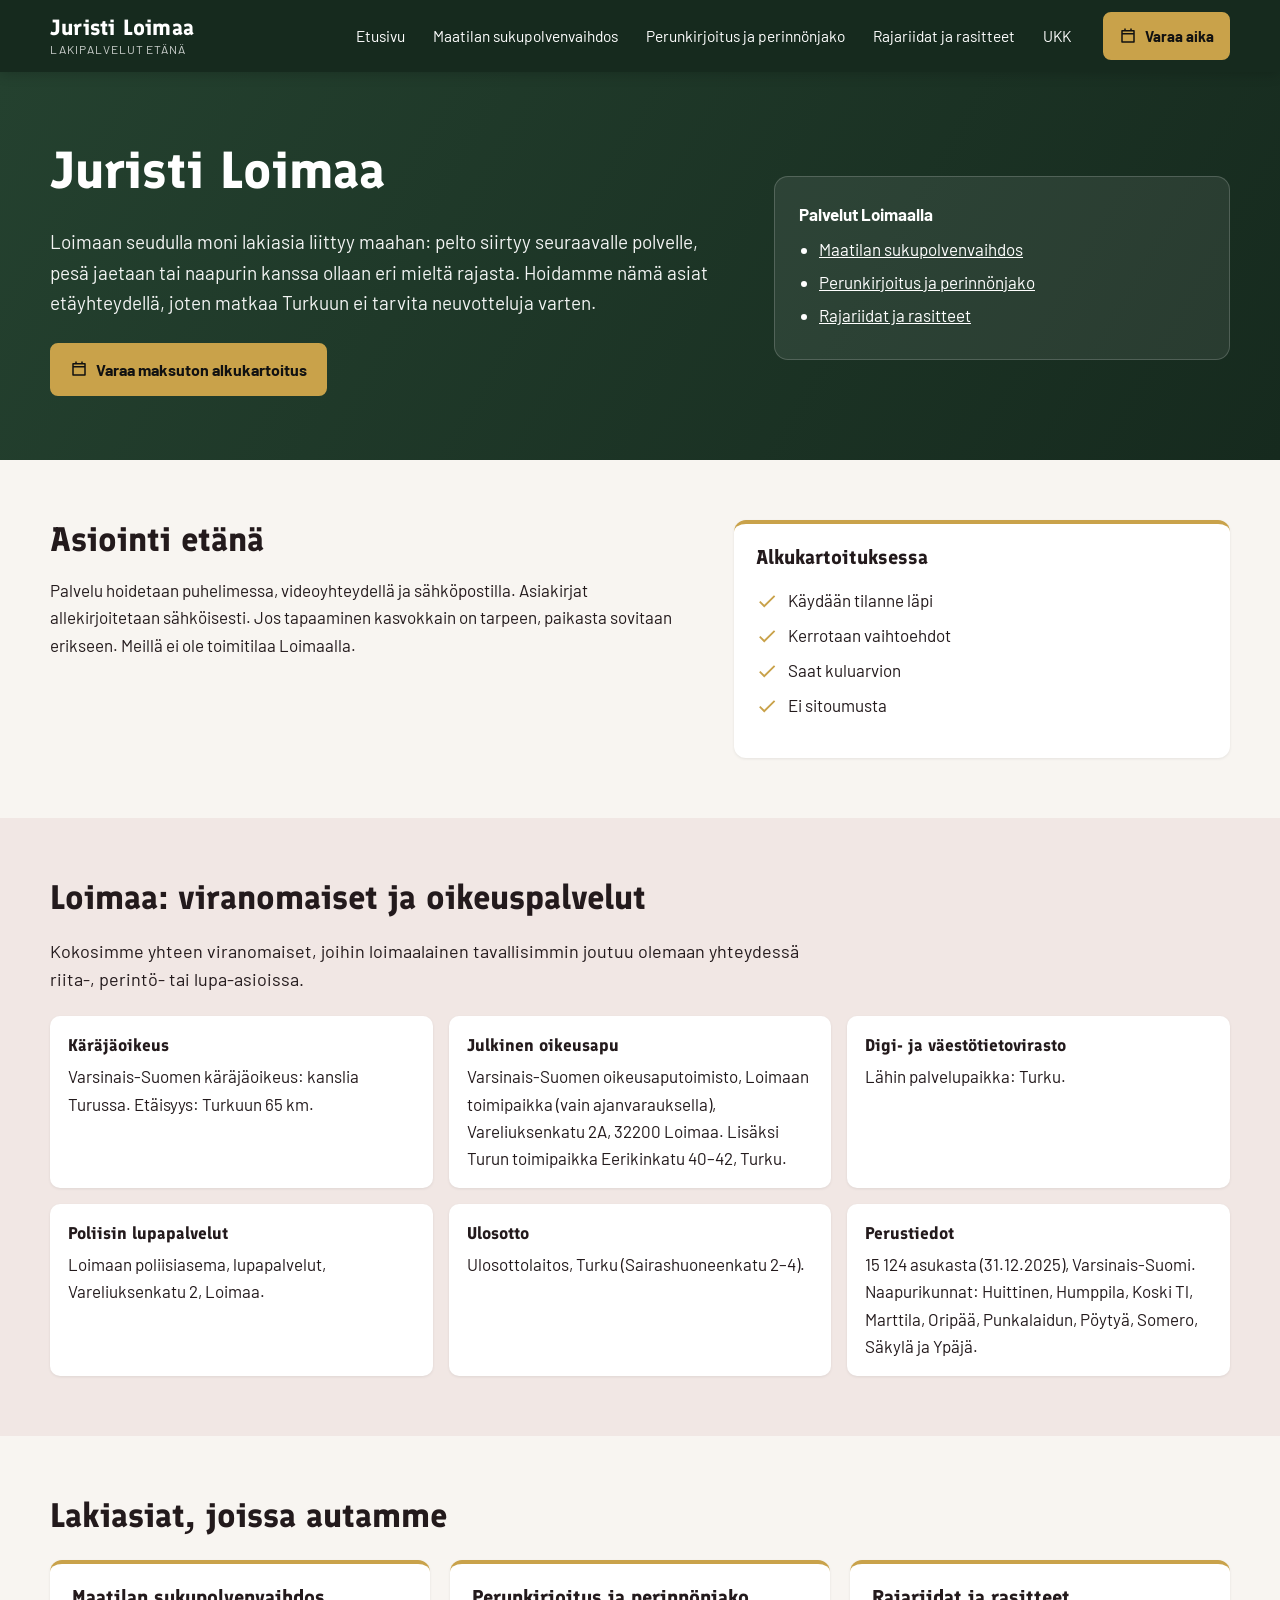
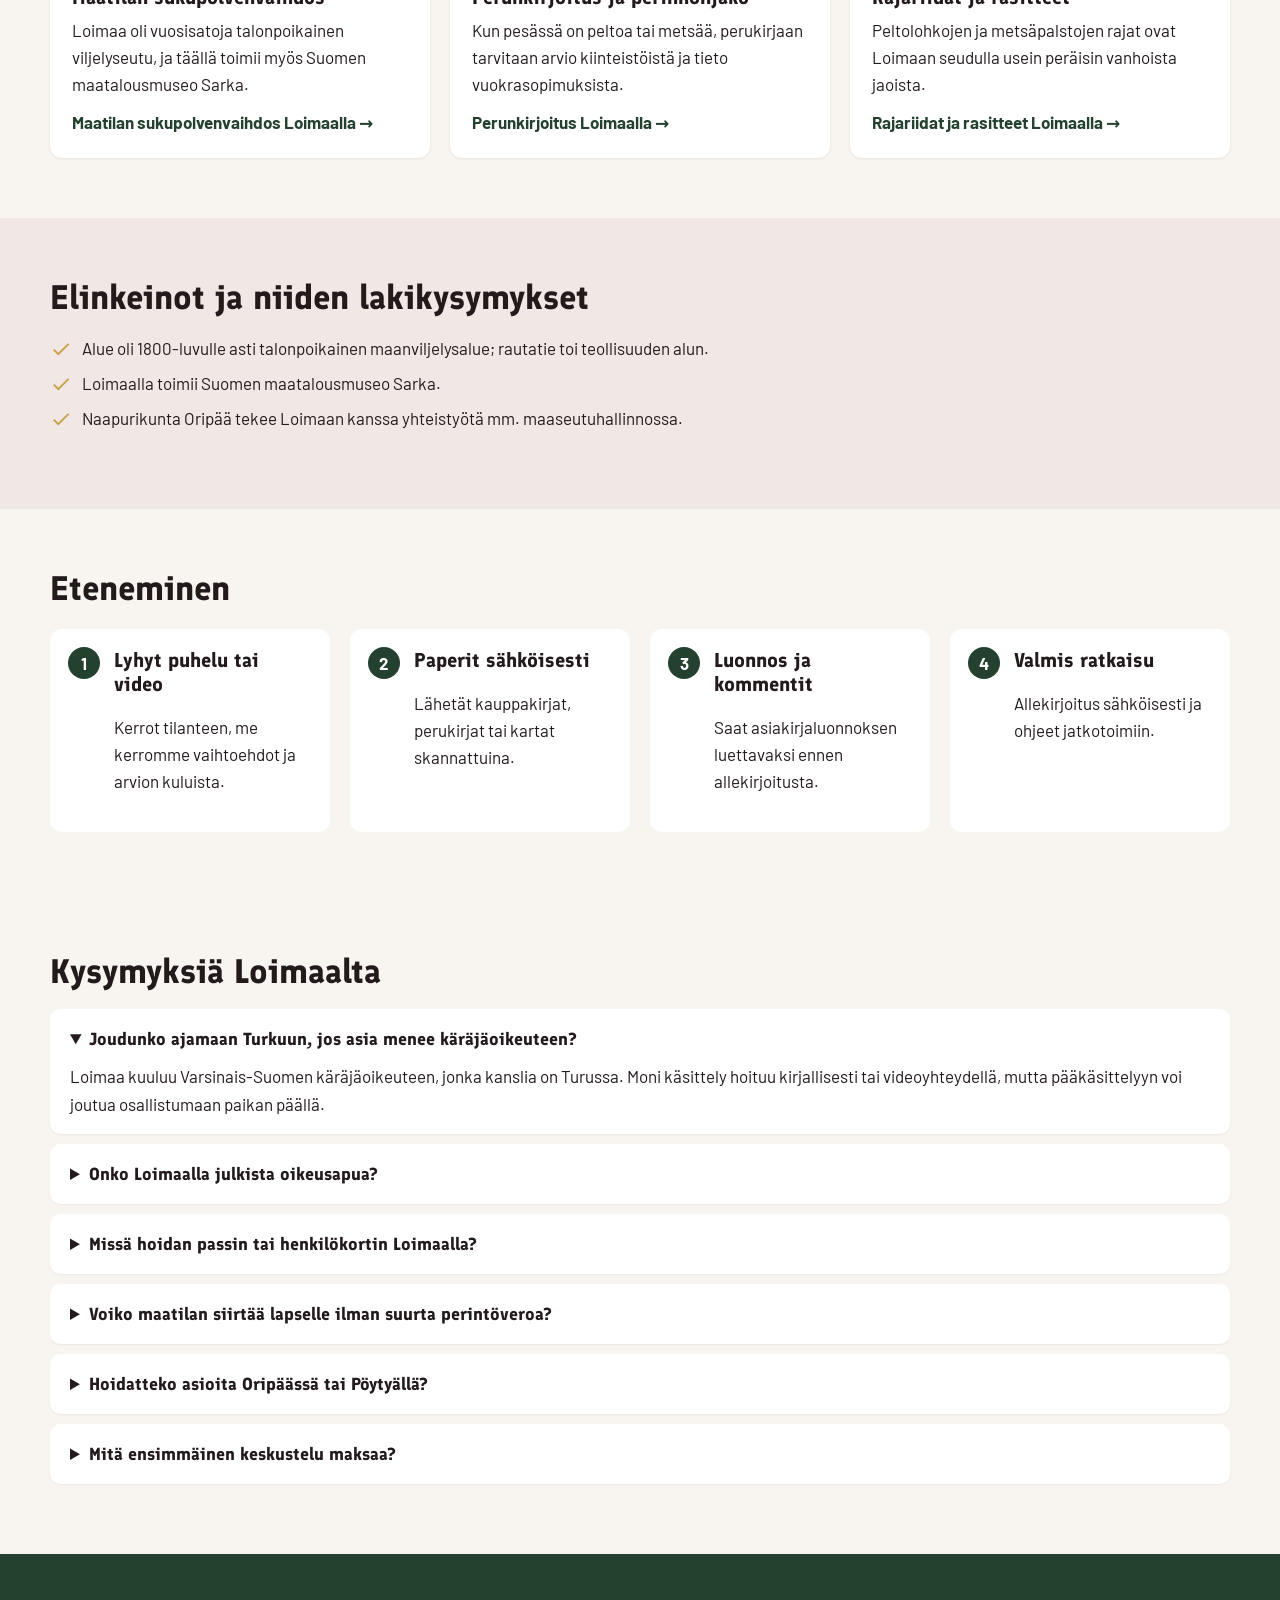
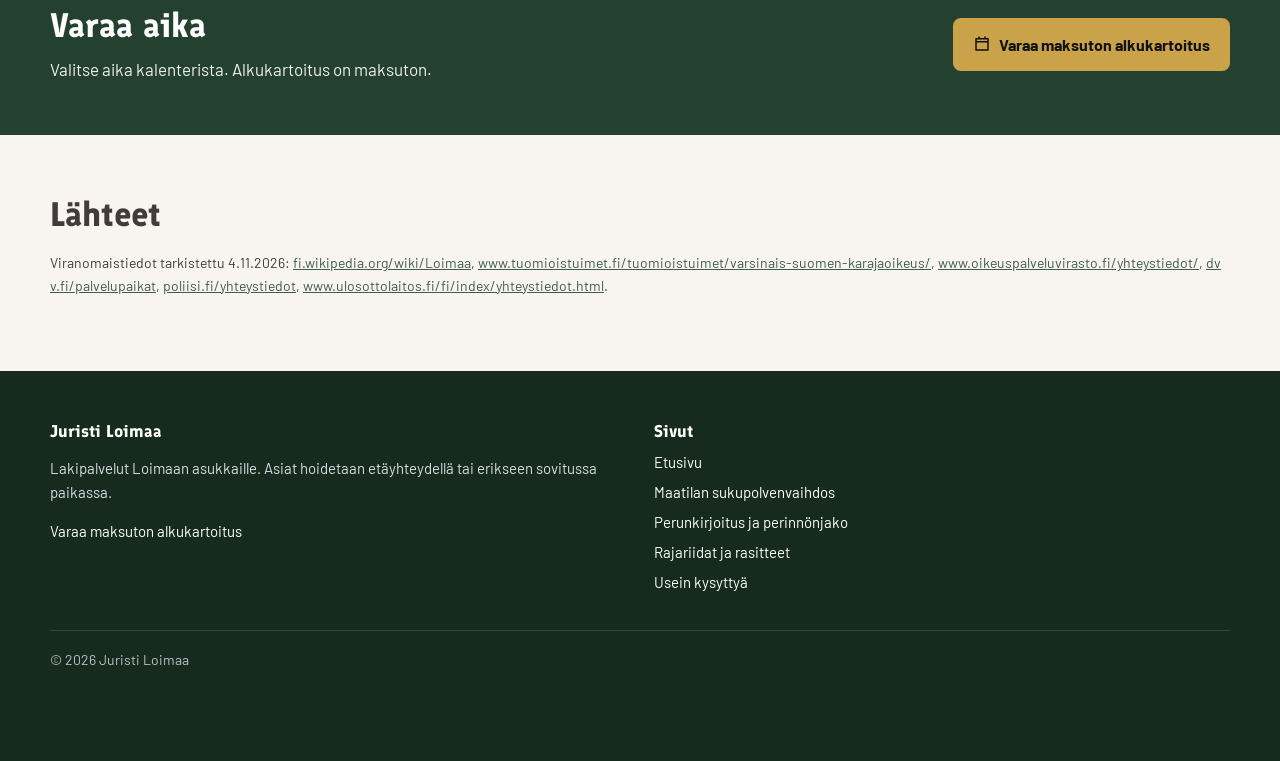
<file: index.html>
<!doctype html>
<html lang="fi">
<head>
<meta charset="utf-8">
<meta name="viewport" content="width=device-width,initial-scale=1">
<title>Juristi Loimaa | Maatilat, perinnöt ja rajat</title>
<meta name="description" content="Juristi Loimaa: maatilan sukupolvenvaihdos, perunkirjoitus ja rajariidat etänä. Varaa maksuton alkukartoitus verkossa.">
<meta name="robots" content="index,follow">
<link rel="canonical" href="https://arttu475-cpu.github.io/juristi-loimaa/">
<meta property="og:type" content="website">
<meta property="og:locale" content="fi_FI">
<meta property="og:site_name" content="Juristi Loimaa">
<meta property="og:title" content="Juristi Loimaa | Maatilat, perinnöt ja rajat">
<meta property="og:description" content="Juristi Loimaa: maatilan sukupolvenvaihdos, perunkirjoitus ja rajariidat etänä. Varaa maksuton alkukartoitus verkossa.">
<meta property="og:url" content="https://arttu475-cpu.github.io/juristi-loimaa/">
<meta name="theme-color" content="#162a1e">
<link rel="stylesheet" href="./_f/fontit.css">
<link rel="stylesheet" href="./_f/tyyli.css">
<script type="application/ld+json">{"@context":"https://schema.org","@graph":[{"@type":"WebSite","@id":"https://arttu475-cpu.github.io/juristi-loimaa/#website","url":"https://arttu475-cpu.github.io/juristi-loimaa/","name":"Juristi Loimaa","inLanguage":"fi"},{"@type":"LegalService","@id":"https://arttu475-cpu.github.io/juristi-loimaa/#palvelu","name":"Juristi Loimaa","url":"https://arttu475-cpu.github.io/juristi-loimaa/","description":"Juristi Loimaa: maatilan sukupolvenvaihdos, perunkirjoitus ja rajariidat etänä. Varaa maksuton alkukartoitus verkossa.","areaServed":{"@type":"City","name":"Loimaa","sameAs":"https://fi.wikipedia.org/wiki/Loimaa"},"knowsAbout":["Maatilan sukupolvenvaihdos","Perunkirjoitus ja perinnönjako","Rajariidat ja rasitteet"],"potentialAction":{"@type":"ReserveAction","name":"Varaa maksuton alkukartoitus","target":"https://calendly.com/lakiasiantoimisto-helsinki/lakitoimiston-alkukartoitus"}},{"@type":"WebPage","@id":"https://arttu475-cpu.github.io/juristi-loimaa/#webpage","url":"https://arttu475-cpu.github.io/juristi-loimaa/","name":"Juristi Loimaa | Maatilat, perinnöt ja rajat","description":"Juristi Loimaa: maatilan sukupolvenvaihdos, perunkirjoitus ja rajariidat etänä. Varaa maksuton alkukartoitus verkossa.","inLanguage":"fi","isPartOf":{"@id":"https://arttu475-cpu.github.io/juristi-loimaa/#website"},"about":{"@id":"https://arttu475-cpu.github.io/juristi-loimaa/#palvelu"},"dateModified":"2026-11-04"},{"@type":"FAQPage","@id":"https://arttu475-cpu.github.io/juristi-loimaa/#ukk","mainEntity":[{"@type":"Question","name":"Joudunko ajamaan Turkuun, jos asia menee käräjäoikeuteen?","acceptedAnswer":{"@type":"Answer","text":"Loimaa kuuluu Varsinais-Suomen käräjäoikeuteen, jonka kanslia on Turussa. Moni käsittely hoituu kirjallisesti tai videoyhteydellä, mutta pääkäsittelyyn voi joutua osallistumaan paikan päällä."}},{"@type":"Question","name":"Onko Loimaalla julkista oikeusapua?","acceptedAnswer":{"@type":"Answer","text":"Varsinais-Suomen oikeusaputoimistolla on Loimaan toimipaikka Vareliuksenkadulla. Se palvelee vain ajanvarauksella."}},{"@type":"Question","name":"Missä hoidan passin tai henkilökortin Loimaalla?","acceptedAnswer":{"@type":"Answer","text":"Loimaan poliisiasemalla on lupapalvelut osoitteessa Vareliuksenkatu 2."}},{"@type":"Question","name":"Voiko maatilan siirtää lapselle ilman suurta perintöveroa?","acceptedAnswer":{"@type":"Answer","text":"Perintö- ja lahjaverolain 55 § mahdollistaa veron osittaisen huojennuksen, kun saaja jatkaa tilan toimintaa. Huojennusta pyydetään Verohallinnolta ennen verotuksen toimittamista."}},{"@type":"Question","name":"Hoidatteko asioita Oripäässä tai Pöytyällä?","acceptedAnswer":{"@type":"Answer","text":"Kyllä. Koska työ tehdään etänä, asuinkunnalla ei ole merkitystä."}},{"@type":"Question","name":"Mitä ensimmäinen keskustelu maksaa?","acceptedAnswer":{"@type":"Answer","text":"Alkukartoitus on maksuton. Jos jatkamme, saat hinta-arvion ennen työn alkua."}}]}]}</script>
</head>
<body>
<header class="hd"><div class="w"><a class="brand" href="./"><b>Juristi Loimaa</b><small>Lakipalvelut etänä</small></a><input type="checkbox" id="mt" class="mt" aria-label="Avaa valikko"><label for="mt" class="mtl">Valikko</label>
<nav class="nav" aria-label="Päävalikko"><a href="./">Etusivu</a><a href="./sukupolvenvaihdos/">Maatilan sukupolvenvaihdos</a><a href="./perunkirjoitus/">Perunkirjoitus ja perinnönjako</a><a href="./rajariidat/">Rajariidat ja rasitteet</a><a href="./ukk/">UKK</a></nav>
<a class="btn hbtn" href="https://calendly.com/lakiasiantoimisto-helsinki/lakitoimiston-alkukartoitus" target="_blank" rel="noopener"><svg viewBox="0 0 24 24" width="18" height="18" aria-hidden="true"><path fill="currentColor" d="M7 2h2v2h6V2h2v2h3a1 1 0 0 1 1 1v15a1 1 0 0 1-1 1H4a1 1 0 0 1-1-1V5a1 1 0 0 1 1-1h3zm12 8H5v9h14zM5 8h14V6H5z"/></svg>Varaa aika</a></div>
</header>
<main>

<section class="hero"><div class="w"><div><h1>Juristi Loimaa</h1><p class="l">Loimaan seudulla moni lakiasia liittyy maahan: pelto siirtyy seuraavalle polvelle, pesä jaetaan tai naapurin kanssa ollaan eri mieltä rajasta. Hoidamme nämä asiat etäyhteydellä, joten matkaa Turkuun ei tarvita neuvotteluja varten.</p><div class="napit"><a class="btn" href="https://calendly.com/lakiasiantoimisto-helsinki/lakitoimiston-alkukartoitus" target="_blank" rel="noopener"><svg viewBox="0 0 24 24" width="18" height="18" aria-hidden="true"><path fill="currentColor" d="M7 2h2v2h6V2h2v2h3a1 1 0 0 1 1 1v15a1 1 0 0 1-1 1H4a1 1 0 0 1-1-1V5a1 1 0 0 1 1-1h3zm12 8H5v9h14zM5 8h14V6H5z"/></svg>Varaa maksuton alkukartoitus</a></div></div><div class="kortti"><b>Palvelut Loimaalla</b><ul><li><a style="color:#fff" href="./sukupolvenvaihdos/">Maatilan sukupolvenvaihdos</a></li><li><a style="color:#fff" href="./perunkirjoitus/">Perunkirjoitus ja perinnönjako</a></li><li><a style="color:#fff" href="./rajariidat/">Rajariidat ja rasitteet</a></li></ul></div></div></section>
<section class="sec"><div class="w two"><div><h2>Asiointi etänä</h2><p>Palvelu hoidetaan puhelimessa, videoyhteydellä ja sähköpostilla. Asiakirjat allekirjoitetaan sähköisesti. Jos tapaaminen kasvokkain on tarpeen, paikasta sovitaan erikseen. Meillä ei ole toimitilaa Loimaalla.</p></div><div class="card"><h3>Alkukartoituksessa</h3><ul class="list"><li><svg viewBox="0 0 24 24" width="22" height="22" aria-hidden="true"><path fill="currentColor" d="M9 16.2 4.8 12l-1.4 1.4L9 19 21 7l-1.4-1.4z"/></svg><span>Käydään tilanne läpi</span></li><li><svg viewBox="0 0 24 24" width="22" height="22" aria-hidden="true"><path fill="currentColor" d="M9 16.2 4.8 12l-1.4 1.4L9 19 21 7l-1.4-1.4z"/></svg><span>Kerrotaan vaihtoehdot</span></li><li><svg viewBox="0 0 24 24" width="22" height="22" aria-hidden="true"><path fill="currentColor" d="M9 16.2 4.8 12l-1.4 1.4L9 19 21 7l-1.4-1.4z"/></svg><span>Saat kuluarvion</span></li><li><svg viewBox="0 0 24 24" width="22" height="22" aria-hidden="true"><path fill="currentColor" d="M9 16.2 4.8 12l-1.4 1.4L9 19 21 7l-1.4-1.4z"/></svg><span>Ei sitoumusta</span></li></ul></div></div></section>
<section class="sec alt"><div class="w"><h2>Loimaa: viranomaiset ja oikeuspalvelut</h2><p class="lead">Kokosimme yhteen viranomaiset, joihin loimaalainen tavallisimmin joutuu olemaan yhteydessä riita-, perintö- tai lupa-asioissa.</p><div class="fakta"><div><b>Käräjäoikeus</b>Varsinais-Suomen käräjäoikeus: kanslia Turussa. Etäisyys: Turkuun 65 km.</div><div><b>Julkinen oikeusapu</b>Varsinais-Suomen oikeusaputoimisto, Loimaan toimipaikka (vain ajanvarauksella), Vareliuksenkatu 2A, 32200 Loimaa. Lisäksi Turun toimipaikka Eerikinkatu 40–42, Turku.</div><div><b>Digi- ja väestötietovirasto</b>Lähin palvelupaikka: Turku.</div><div><b>Poliisin lupapalvelut</b>Loimaan poliisiasema, lupapalvelut, Vareliuksenkatu 2, Loimaa.</div><div><b>Ulosotto</b>Ulosottolaitos, Turku (Sairashuoneenkatu 2–4).</div><div><b>Perustiedot</b>15 124 asukasta (31.12.2025), Varsinais-Suomi. Naapurikunnat: Huittinen, Humppila, Koski Tl, Marttila, Oripää, Punkalaidun, Pöytyä, Somero, Säkylä ja Ypäjä.</div></div></div></section>
<section class="sec"><div class="w"><h2>Lakiasiat, joissa autamme</h2><div class="grid"><div class="card"><h3>Maatilan sukupolvenvaihdos</h3><p>Loimaa oli vuosisatoja talonpoikainen viljelyseutu, ja täällä toimii myös Suomen maatalousmuseo Sarka.</p><a class="more" href="./sukupolvenvaihdos/">Maatilan sukupolvenvaihdos Loimaalla →</a></div><div class="card"><h3>Perunkirjoitus ja perinnönjako</h3><p>Kun pesässä on peltoa tai metsää, perukirjaan tarvitaan arvio kiinteistöistä ja tieto vuokrasopimuksista.</p><a class="more" href="./perunkirjoitus/">Perunkirjoitus Loimaalla →</a></div><div class="card"><h3>Rajariidat ja rasitteet</h3><p>Peltolohkojen ja metsäpalstojen rajat ovat Loimaan seudulla usein peräisin vanhoista jaoista.</p><a class="more" href="./rajariidat/">Rajariidat ja rasitteet Loimaalla →</a></div></div></div></section>
<section class="sec alt"><div class="w"><h2>Elinkeinot ja niiden lakikysymykset</h2><ul class="list"><li><svg viewBox="0 0 24 24" width="22" height="22" aria-hidden="true"><path fill="currentColor" d="M9 16.2 4.8 12l-1.4 1.4L9 19 21 7l-1.4-1.4z"/></svg><span>Alue oli 1800-luvulle asti talonpoikainen maanviljelysalue; rautatie toi teollisuuden alun.</span></li><li><svg viewBox="0 0 24 24" width="22" height="22" aria-hidden="true"><path fill="currentColor" d="M9 16.2 4.8 12l-1.4 1.4L9 19 21 7l-1.4-1.4z"/></svg><span>Loimaalla toimii Suomen maatalousmuseo Sarka.</span></li><li><svg viewBox="0 0 24 24" width="22" height="22" aria-hidden="true"><path fill="currentColor" d="M9 16.2 4.8 12l-1.4 1.4L9 19 21 7l-1.4-1.4z"/></svg><span>Naapurikunta Oripää tekee Loimaan kanssa yhteistyötä mm. maaseutuhallinnossa.</span></li></ul></div></section>
<section class="sec"><div class="w"><h2>Eteneminen</h2><div class="steps"><div><h3>Lyhyt puhelu tai video</h3><p>Kerrot tilanteen, me kerromme vaihtoehdot ja arvion kuluista.</p></div><div><h3>Paperit sähköisesti</h3><p>Lähetät kauppakirjat, perukirjat tai kartat skannattuina.</p></div><div><h3>Luonnos ja kommentit</h3><p>Saat asiakirjaluonnoksen luettavaksi ennen allekirjoitusta.</p></div><div><h3>Valmis ratkaisu</h3><p>Allekirjoitus sähköisesti ja ohjeet jatkotoimiin.</p></div></div></div></section>
<section class="sec"><div class="w"><div class="ukk"><h2>Kysymyksiä Loimaalta</h2><details open><summary>Joudunko ajamaan Turkuun, jos asia menee käräjäoikeuteen?</summary><p>Loimaa kuuluu Varsinais-Suomen käräjäoikeuteen, jonka kanslia on Turussa. Moni käsittely hoituu kirjallisesti tai videoyhteydellä, mutta pääkäsittelyyn voi joutua osallistumaan paikan päällä.</p></details>
<details><summary>Onko Loimaalla julkista oikeusapua?</summary><p>Varsinais-Suomen oikeusaputoimistolla on Loimaan toimipaikka Vareliuksenkadulla. Se palvelee vain ajanvarauksella.</p></details>
<details><summary>Missä hoidan passin tai henkilökortin Loimaalla?</summary><p>Loimaan poliisiasemalla on lupapalvelut osoitteessa Vareliuksenkatu 2.</p></details>
<details><summary>Voiko maatilan siirtää lapselle ilman suurta perintöveroa?</summary><p>Perintö- ja lahjaverolain 55 § mahdollistaa veron osittaisen huojennuksen, kun saaja jatkaa tilan toimintaa. Huojennusta pyydetään Verohallinnolta ennen verotuksen toimittamista.</p></details>
<details><summary>Hoidatteko asioita Oripäässä tai Pöytyällä?</summary><p>Kyllä. Koska työ tehdään etänä, asuinkunnalla ei ole merkitystä.</p></details>
<details><summary>Mitä ensimmäinen keskustelu maksaa?</summary><p>Alkukartoitus on maksuton. Jos jatkamme, saat hinta-arvion ennen työn alkua.</p></details></div></div></section>
<section class="cta"><div class="w"><div><h2>Varaa aika</h2><p>Valitse aika kalenterista. Alkukartoitus on maksuton.</p></div><div class="napit"><a class="btn" href="https://calendly.com/lakiasiantoimisto-helsinki/lakitoimiston-alkukartoitus" target="_blank" rel="noopener"><svg viewBox="0 0 24 24" width="18" height="18" aria-hidden="true"><path fill="currentColor" d="M7 2h2v2h6V2h2v2h3a1 1 0 0 1 1 1v15a1 1 0 0 1-1 1H4a1 1 0 0 1-1-1V5a1 1 0 0 1 1-1h3zm12 8H5v9h14zM5 8h14V6H5z"/></svg>Varaa maksuton alkukartoitus</a></div></div></section>
<section class="sec"><div class="w lahteet"><h2>Lähteet</h2><p>Viranomaistiedot tarkistettu 4.11.2026: <a href="https://fi.wikipedia.org/wiki/Loimaa" rel="noopener">fi.wikipedia.org/wiki/Loimaa</a>, <a href="https://www.tuomioistuimet.fi/tuomioistuimet/varsinais-suomen-karajaoikeus/" rel="noopener">www.tuomioistuimet.fi/tuomioistuimet/varsinais-suomen-karajaoikeus/</a>, <a href="https://www.oikeuspalveluvirasto.fi/yhteystiedot/" rel="noopener">www.oikeuspalveluvirasto.fi/yhteystiedot/</a>, <a href="https://dvv.fi/palvelupaikat" rel="noopener">dvv.fi/palvelupaikat</a>, <a href="https://poliisi.fi/yhteystiedot" rel="noopener">poliisi.fi/yhteystiedot</a>, <a href="https://www.ulosottolaitos.fi/fi/index/yhteystiedot.html" rel="noopener">www.ulosottolaitos.fi/fi/index/yhteystiedot.html</a>.</p></div></section>
</main>
<footer class="ft"><div class="w"><div class="cols">
<div><h3>Juristi Loimaa</h3><p>Lakipalvelut Loimaan asukkaille. Asiat hoidetaan etäyhteydellä tai erikseen sovitussa paikassa.</p><p><a href="https://calendly.com/lakiasiantoimisto-helsinki/lakitoimiston-alkukartoitus" target="_blank" rel="noopener">Varaa maksuton alkukartoitus</a></p></div>
<div><h3>Sivut</h3><ul><li><a href="./">Etusivu</a></li><li><a href="./sukupolvenvaihdos/">Maatilan sukupolvenvaihdos</a></li><li><a href="./perunkirjoitus/">Perunkirjoitus ja perinnönjako</a></li><li><a href="./rajariidat/">Rajariidat ja rasitteet</a></li><li><a href="./ukk/">Usein kysyttyä</a></li></ul></div>
</div><div class="pohja">© 2026 Juristi Loimaa</div></div></footer>
<div class="palkki"><a class="btn o" style="color:#fff" href="https://calendly.com/lakiasiantoimisto-helsinki/lakitoimiston-alkukartoitus" target="_blank" rel="noopener"><svg viewBox="0 0 24 24" width="18" height="18" aria-hidden="true"><path fill="currentColor" d="M7 2h2v2h6V2h2v2h3a1 1 0 0 1 1 1v15a1 1 0 0 1-1 1H4a1 1 0 0 1-1-1V5a1 1 0 0 1 1-1h3zm12 8H5v9h14zM5 8h14V6H5z"/></svg>Varaa maksuton alkukartoitus</a></div>
</body>
</html>
</file>
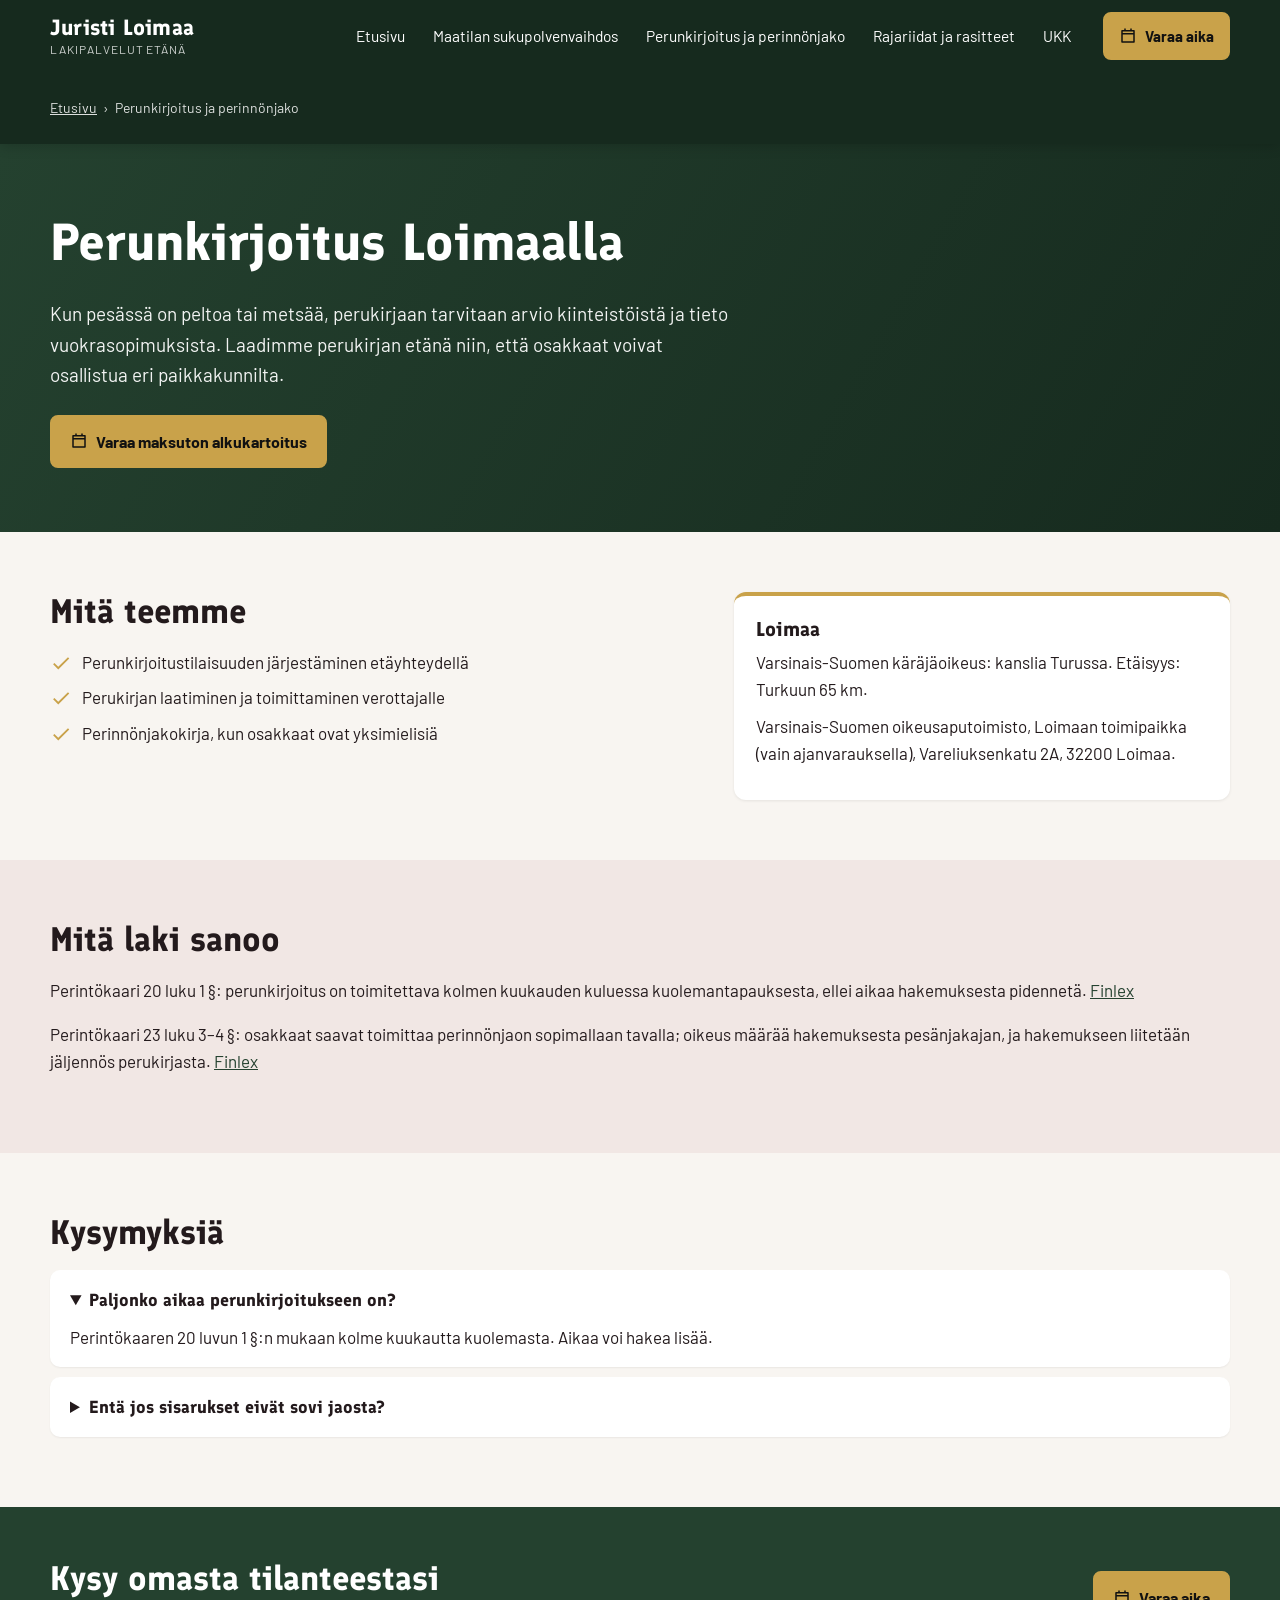
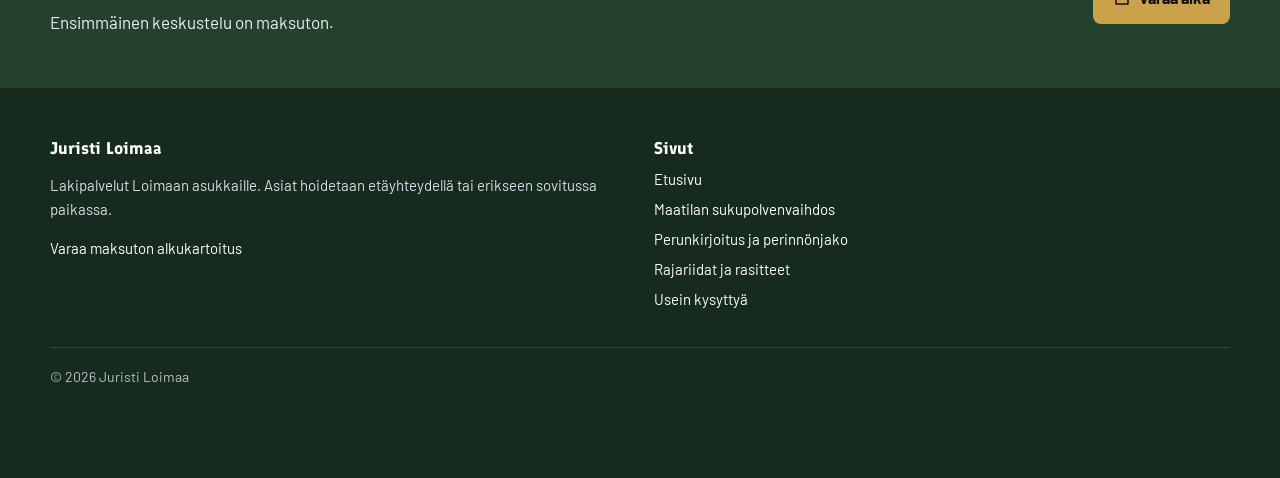
<file: perunkirjoitus/index.html>
<!doctype html>
<html lang="fi">
<head>
<meta charset="utf-8">
<meta name="viewport" content="width=device-width,initial-scale=1">
<title>Perunkirjoitus Loimaalla | Juristi Loimaa</title>
<meta name="description" content="Kun pesässä on peltoa tai metsää, perukirjaan tarvitaan arvio kiinteistöistä ja tieto vuokrasopimuksista. Varaa maksuton alkukartoitus.">
<meta name="robots" content="index,follow">
<link rel="canonical" href="https://arttu475-cpu.github.io/juristi-loimaa/perunkirjoitus/">
<meta property="og:type" content="website">
<meta property="og:locale" content="fi_FI">
<meta property="og:site_name" content="Juristi Loimaa">
<meta property="og:title" content="Perunkirjoitus Loimaalla | Juristi Loimaa">
<meta property="og:description" content="Kun pesässä on peltoa tai metsää, perukirjaan tarvitaan arvio kiinteistöistä ja tieto vuokrasopimuksista. Varaa maksuton alkukartoitus.">
<meta property="og:url" content="https://arttu475-cpu.github.io/juristi-loimaa/perunkirjoitus/">
<meta name="theme-color" content="#162a1e">
<link rel="stylesheet" href="../_f/fontit.css">
<link rel="stylesheet" href="../_f/tyyli.css">
<script type="application/ld+json">{"@context":"https://schema.org","@graph":[{"@type":"WebSite","@id":"https://arttu475-cpu.github.io/juristi-loimaa/#website","url":"https://arttu475-cpu.github.io/juristi-loimaa/","name":"Juristi Loimaa","inLanguage":"fi"},{"@type":"LegalService","@id":"https://arttu475-cpu.github.io/juristi-loimaa/#palvelu","name":"Juristi Loimaa","url":"https://arttu475-cpu.github.io/juristi-loimaa/","description":"Juristi Loimaa: maatilan sukupolvenvaihdos, perunkirjoitus ja rajariidat etänä. Varaa maksuton alkukartoitus verkossa.","areaServed":{"@type":"City","name":"Loimaa","sameAs":"https://fi.wikipedia.org/wiki/Loimaa"},"knowsAbout":["Maatilan sukupolvenvaihdos","Perunkirjoitus ja perinnönjako","Rajariidat ja rasitteet"],"potentialAction":{"@type":"ReserveAction","name":"Varaa maksuton alkukartoitus","target":"https://calendly.com/lakiasiantoimisto-helsinki/lakitoimiston-alkukartoitus"}},{"@type":"WebPage","@id":"https://arttu475-cpu.github.io/juristi-loimaa/perunkirjoitus/#webpage","url":"https://arttu475-cpu.github.io/juristi-loimaa/perunkirjoitus/","name":"Perunkirjoitus Loimaalla | Juristi Loimaa","description":"Kun pesässä on peltoa tai metsää, perukirjaan tarvitaan arvio kiinteistöistä ja tieto vuokrasopimuksista. Varaa maksuton alkukartoitus.","inLanguage":"fi","isPartOf":{"@id":"https://arttu475-cpu.github.io/juristi-loimaa/#website"},"about":{"@id":"https://arttu475-cpu.github.io/juristi-loimaa/#palvelu"},"dateModified":"2026-11-04"},{"@type":"FAQPage","@id":"https://arttu475-cpu.github.io/juristi-loimaa/perunkirjoitus/#ukk","mainEntity":[{"@type":"Question","name":"Paljonko aikaa perunkirjoitukseen on?","acceptedAnswer":{"@type":"Answer","text":"Perintökaaren 20 luvun 1 §:n mukaan kolme kuukautta kuolemasta. Aikaa voi hakea lisää."}},{"@type":"Question","name":"Entä jos sisarukset eivät sovi jaosta?","acceptedAnswer":{"@type":"Answer","text":"Käräjäoikeus voi hakemuksesta määrätä pesänjakajan (PK 23:4)."}}]},{"@type":"Service","name":"Perunkirjoitus Loimaalla","serviceType":"Perunkirjoitus ja perinnönjako","provider":{"@id":"https://arttu475-cpu.github.io/juristi-loimaa/#palvelu"},"areaServed":{"@type":"City","name":"Loimaa"}},{"@type":"BreadcrumbList","itemListElement":[{"@type":"ListItem","position":1,"name":"Etusivu","item":"https://arttu475-cpu.github.io/juristi-loimaa/"},{"@type":"ListItem","position":2,"name":"Perunkirjoitus ja perinnönjako","item":"https://arttu475-cpu.github.io/juristi-loimaa/perunkirjoitus/"}]}]}</script>
</head>
<body>
<header class="hd"><div class="w"><a class="brand" href="../"><b>Juristi Loimaa</b><small>Lakipalvelut etänä</small></a><input type="checkbox" id="mt" class="mt" aria-label="Avaa valikko"><label for="mt" class="mtl">Valikko</label>
<nav class="nav" aria-label="Päävalikko"><a href="../">Etusivu</a><a href="../sukupolvenvaihdos/">Maatilan sukupolvenvaihdos</a><a href="../perunkirjoitus/">Perunkirjoitus ja perinnönjako</a><a href="../rajariidat/">Rajariidat ja rasitteet</a><a href="../ukk/">UKK</a></nav>
<a class="btn hbtn" href="https://calendly.com/lakiasiantoimisto-helsinki/lakitoimiston-alkukartoitus" target="_blank" rel="noopener"><svg viewBox="0 0 24 24" width="18" height="18" aria-hidden="true"><path fill="currentColor" d="M7 2h2v2h6V2h2v2h3a1 1 0 0 1 1 1v15a1 1 0 0 1-1 1H4a1 1 0 0 1-1-1V5a1 1 0 0 1 1-1h3zm12 8H5v9h14zM5 8h14V6H5z"/></svg>Varaa aika</a></div>
<div class="w"><nav class="crumb" aria-label="Murupolku"><ol><li><a href="../">Etusivu</a></li><li aria-current="page">Perunkirjoitus ja perinnönjako</li></ol></nav></div></header>
<main>

<section class="hero"><div class="w"><div><h1>Perunkirjoitus Loimaalla</h1><p class="l">Kun pesässä on peltoa tai metsää, perukirjaan tarvitaan arvio kiinteistöistä ja tieto vuokrasopimuksista. Laadimme perukirjan etänä niin, että osakkaat voivat osallistua eri paikkakunnilta.</p><div class="napit"><a class="btn" href="https://calendly.com/lakiasiantoimisto-helsinki/lakitoimiston-alkukartoitus" target="_blank" rel="noopener"><svg viewBox="0 0 24 24" width="18" height="18" aria-hidden="true"><path fill="currentColor" d="M7 2h2v2h6V2h2v2h3a1 1 0 0 1 1 1v15a1 1 0 0 1-1 1H4a1 1 0 0 1-1-1V5a1 1 0 0 1 1-1h3zm12 8H5v9h14zM5 8h14V6H5z"/></svg>Varaa maksuton alkukartoitus</a></div></div></div></section>
<section class="sec"><div class="w two"><div><h2>Mitä teemme</h2><ul class="list"><li><svg viewBox="0 0 24 24" width="22" height="22" aria-hidden="true"><path fill="currentColor" d="M9 16.2 4.8 12l-1.4 1.4L9 19 21 7l-1.4-1.4z"/></svg><span>Perunkirjoitustilaisuuden järjestäminen etäyhteydellä</span></li><li><svg viewBox="0 0 24 24" width="22" height="22" aria-hidden="true"><path fill="currentColor" d="M9 16.2 4.8 12l-1.4 1.4L9 19 21 7l-1.4-1.4z"/></svg><span>Perukirjan laatiminen ja toimittaminen verottajalle</span></li><li><svg viewBox="0 0 24 24" width="22" height="22" aria-hidden="true"><path fill="currentColor" d="M9 16.2 4.8 12l-1.4 1.4L9 19 21 7l-1.4-1.4z"/></svg><span>Perinnönjakokirja, kun osakkaat ovat yksimielisiä</span></li></ul></div><div class="card"><h3>Loimaa</h3><p>Varsinais-Suomen käräjäoikeus: kanslia Turussa. Etäisyys: Turkuun 65 km.</p><p>Varsinais-Suomen oikeusaputoimisto, Loimaan toimipaikka (vain ajanvarauksella), Vareliuksenkatu 2A, 32200 Loimaa.</p></div></div></section>
<section class="sec alt"><div class="w"><h2>Mitä laki sanoo</h2><p>Perintökaari 20 luku 1 §: perunkirjoitus on toimitettava kolmen kuukauden kuluessa kuolemantapauksesta, ellei aikaa hakemuksesta pidennetä. <a href="https://www.finlex.fi/fi/lainsaadanto/1965/40" rel="noopener">Finlex</a></p><p>Perintökaari 23 luku 3–4 §: osakkaat saavat toimittaa perinnönjaon sopimallaan tavalla; oikeus määrää hakemuksesta pesänjakajan, ja hakemukseen liitetään jäljennös perukirjasta. <a href="https://www.finlex.fi/fi/lainsaadanto/1965/40" rel="noopener">Finlex</a></p></div></section>
<section class="sec"><div class="w"><div class="ukk"><h2>Kysymyksiä</h2><details open><summary>Paljonko aikaa perunkirjoitukseen on?</summary><p>Perintökaaren 20 luvun 1 §:n mukaan kolme kuukautta kuolemasta. Aikaa voi hakea lisää.</p></details>
<details><summary>Entä jos sisarukset eivät sovi jaosta?</summary><p>Käräjäoikeus voi hakemuksesta määrätä pesänjakajan (PK 23:4).</p></details></div></div></section>
<section class="cta"><div class="w"><div><h2>Kysy omasta tilanteestasi</h2><p>Ensimmäinen keskustelu on maksuton.</p></div><div class="napit"><a class="btn" href="https://calendly.com/lakiasiantoimisto-helsinki/lakitoimiston-alkukartoitus" target="_blank" rel="noopener"><svg viewBox="0 0 24 24" width="18" height="18" aria-hidden="true"><path fill="currentColor" d="M7 2h2v2h6V2h2v2h3a1 1 0 0 1 1 1v15a1 1 0 0 1-1 1H4a1 1 0 0 1-1-1V5a1 1 0 0 1 1-1h3zm12 8H5v9h14zM5 8h14V6H5z"/></svg>Varaa aika</a></div></div></section>
</main>
<footer class="ft"><div class="w"><div class="cols">
<div><h3>Juristi Loimaa</h3><p>Lakipalvelut Loimaan asukkaille. Asiat hoidetaan etäyhteydellä tai erikseen sovitussa paikassa.</p><p><a href="https://calendly.com/lakiasiantoimisto-helsinki/lakitoimiston-alkukartoitus" target="_blank" rel="noopener">Varaa maksuton alkukartoitus</a></p></div>
<div><h3>Sivut</h3><ul><li><a href="../">Etusivu</a></li><li><a href="../sukupolvenvaihdos/">Maatilan sukupolvenvaihdos</a></li><li><a href="../perunkirjoitus/">Perunkirjoitus ja perinnönjako</a></li><li><a href="../rajariidat/">Rajariidat ja rasitteet</a></li><li><a href="../ukk/">Usein kysyttyä</a></li></ul></div>
</div><div class="pohja">© 2026 Juristi Loimaa</div></div></footer>
<div class="palkki"><a class="btn o" style="color:#fff" href="https://calendly.com/lakiasiantoimisto-helsinki/lakitoimiston-alkukartoitus" target="_blank" rel="noopener"><svg viewBox="0 0 24 24" width="18" height="18" aria-hidden="true"><path fill="currentColor" d="M7 2h2v2h6V2h2v2h3a1 1 0 0 1 1 1v15a1 1 0 0 1-1 1H4a1 1 0 0 1-1-1V5a1 1 0 0 1 1-1h3zm12 8H5v9h14zM5 8h14V6H5z"/></svg>Varaa maksuton alkukartoitus</a></div>
</body>
</html>
</file>
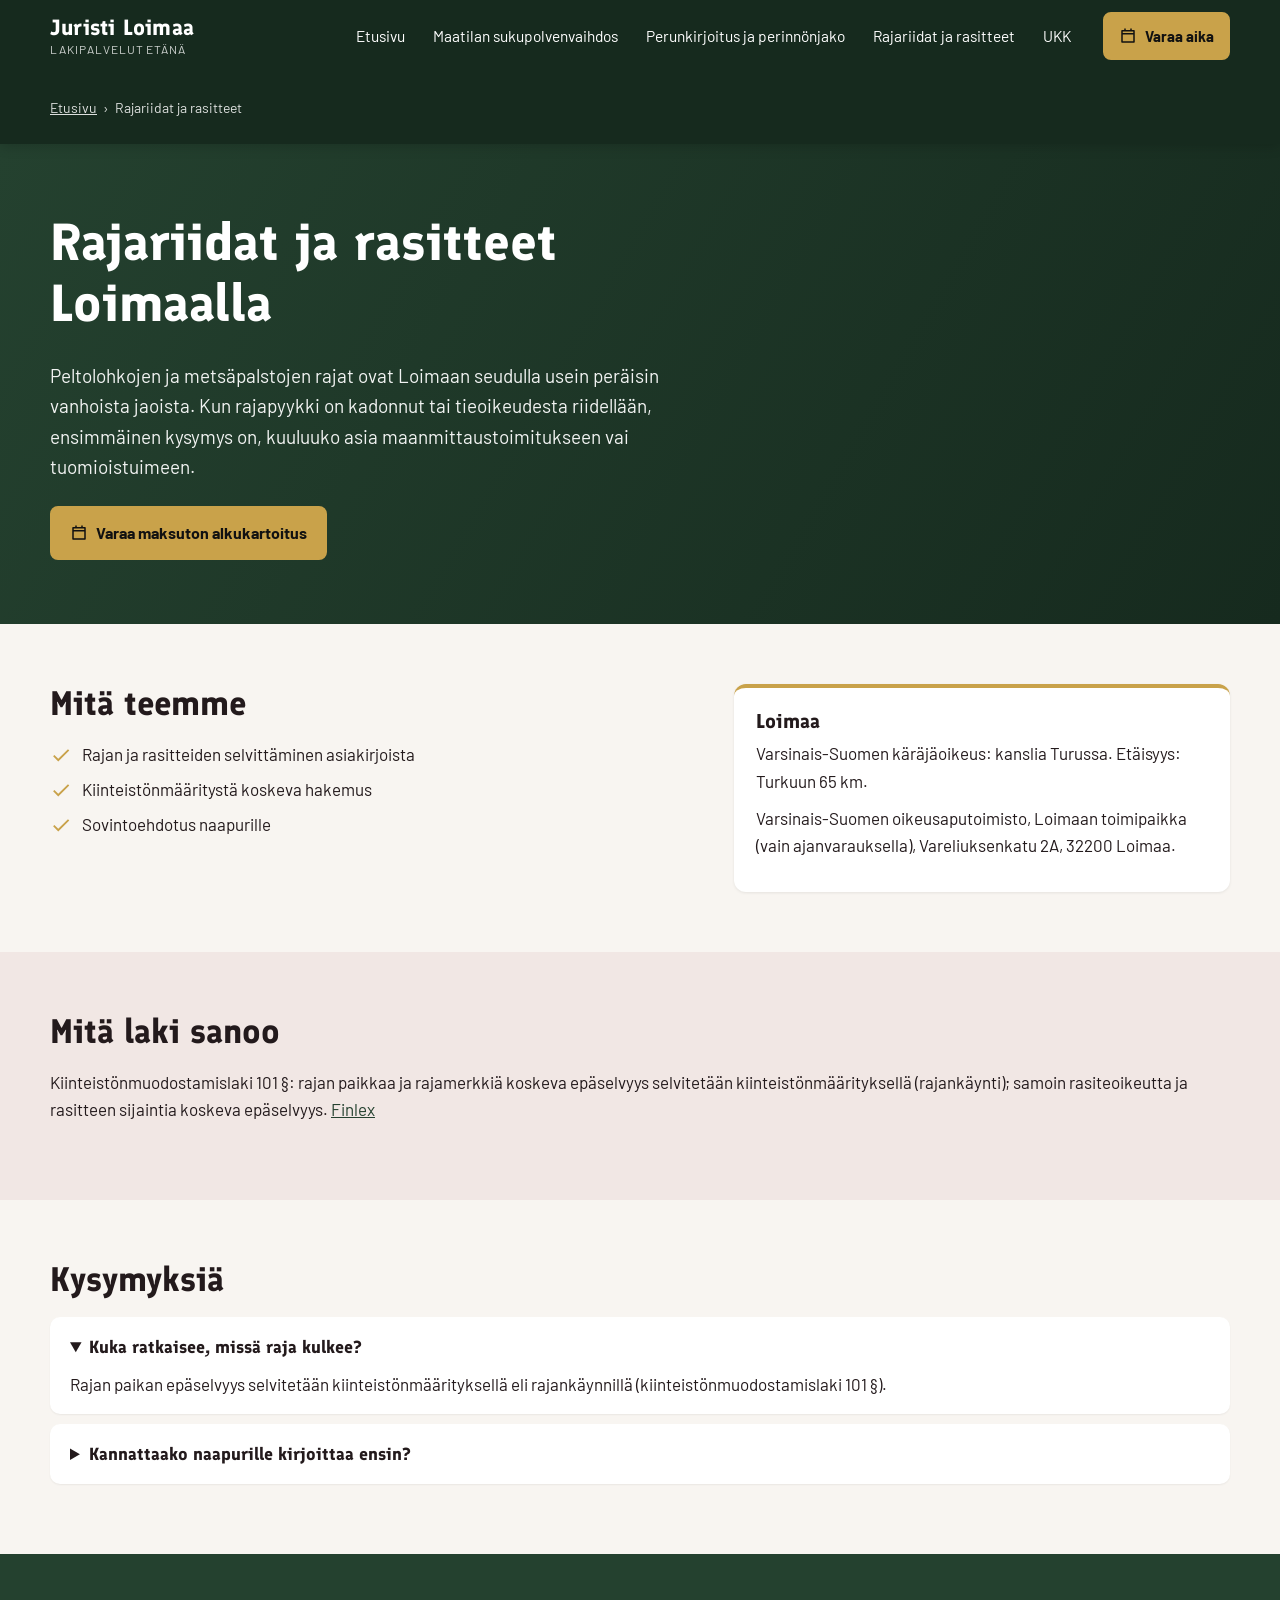
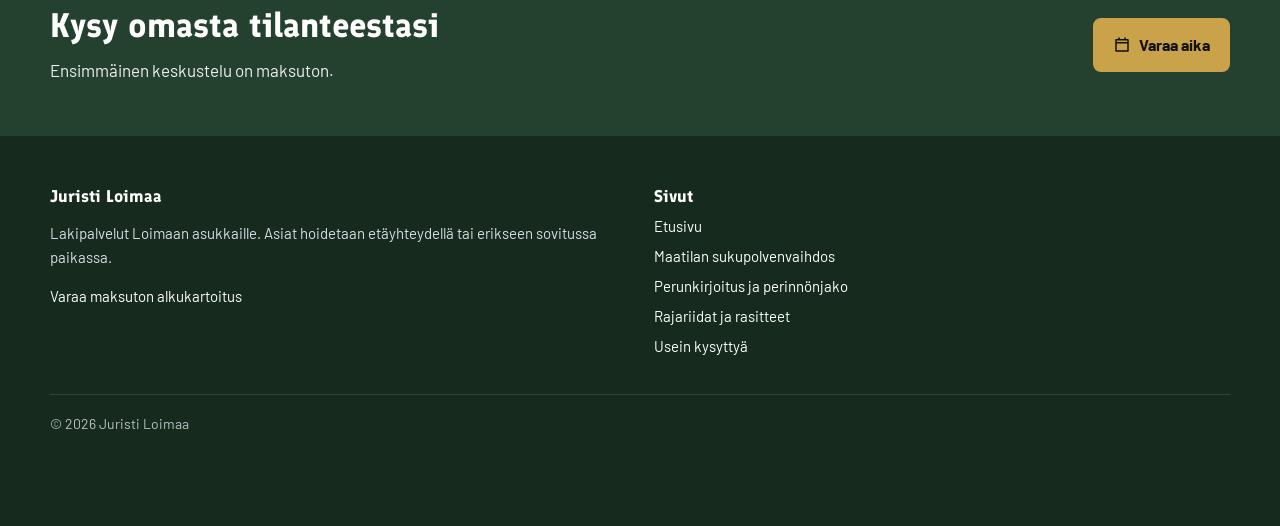
<file: rajariidat/index.html>
<!doctype html>
<html lang="fi">
<head>
<meta charset="utf-8">
<meta name="viewport" content="width=device-width,initial-scale=1">
<title>Rajariidat ja rasitteet Loimaalla | Juristi Loimaa</title>
<meta name="description" content="Peltolohkojen ja metsäpalstojen rajat ovat Loimaan seudulla usein peräisin vanhoista jaoista. Varaa maksuton alkukartoitus.">
<meta name="robots" content="index,follow">
<link rel="canonical" href="https://arttu475-cpu.github.io/juristi-loimaa/rajariidat/">
<meta property="og:type" content="website">
<meta property="og:locale" content="fi_FI">
<meta property="og:site_name" content="Juristi Loimaa">
<meta property="og:title" content="Rajariidat ja rasitteet Loimaalla | Juristi Loimaa">
<meta property="og:description" content="Peltolohkojen ja metsäpalstojen rajat ovat Loimaan seudulla usein peräisin vanhoista jaoista. Varaa maksuton alkukartoitus.">
<meta property="og:url" content="https://arttu475-cpu.github.io/juristi-loimaa/rajariidat/">
<meta name="theme-color" content="#162a1e">
<link rel="stylesheet" href="../_f/fontit.css">
<link rel="stylesheet" href="../_f/tyyli.css">
<script type="application/ld+json">{"@context":"https://schema.org","@graph":[{"@type":"WebSite","@id":"https://arttu475-cpu.github.io/juristi-loimaa/#website","url":"https://arttu475-cpu.github.io/juristi-loimaa/","name":"Juristi Loimaa","inLanguage":"fi"},{"@type":"LegalService","@id":"https://arttu475-cpu.github.io/juristi-loimaa/#palvelu","name":"Juristi Loimaa","url":"https://arttu475-cpu.github.io/juristi-loimaa/","description":"Juristi Loimaa: maatilan sukupolvenvaihdos, perunkirjoitus ja rajariidat etänä. Varaa maksuton alkukartoitus verkossa.","areaServed":{"@type":"City","name":"Loimaa","sameAs":"https://fi.wikipedia.org/wiki/Loimaa"},"knowsAbout":["Maatilan sukupolvenvaihdos","Perunkirjoitus ja perinnönjako","Rajariidat ja rasitteet"],"potentialAction":{"@type":"ReserveAction","name":"Varaa maksuton alkukartoitus","target":"https://calendly.com/lakiasiantoimisto-helsinki/lakitoimiston-alkukartoitus"}},{"@type":"WebPage","@id":"https://arttu475-cpu.github.io/juristi-loimaa/rajariidat/#webpage","url":"https://arttu475-cpu.github.io/juristi-loimaa/rajariidat/","name":"Rajariidat ja rasitteet Loimaalla | Juristi Loimaa","description":"Peltolohkojen ja metsäpalstojen rajat ovat Loimaan seudulla usein peräisin vanhoista jaoista. Varaa maksuton alkukartoitus.","inLanguage":"fi","isPartOf":{"@id":"https://arttu475-cpu.github.io/juristi-loimaa/#website"},"about":{"@id":"https://arttu475-cpu.github.io/juristi-loimaa/#palvelu"},"dateModified":"2026-11-04"},{"@type":"FAQPage","@id":"https://arttu475-cpu.github.io/juristi-loimaa/rajariidat/#ukk","mainEntity":[{"@type":"Question","name":"Kuka ratkaisee, missä raja kulkee?","acceptedAnswer":{"@type":"Answer","text":"Rajan paikan epäselvyys selvitetään kiinteistönmäärityksellä eli rajankäynnillä (kiinteistönmuodostamislaki 101 §)."}},{"@type":"Question","name":"Kannattaako naapurille kirjoittaa ensin?","acceptedAnswer":{"@type":"Answer","text":"Usein kannattaa. Asiallinen kirje, jossa on kartta ja perustelut, ratkaisee moni erimielisyyden ilman toimitusta."}}]},{"@type":"Service","name":"Rajariidat ja rasitteet Loimaalla","serviceType":"Rajariidat ja rasitteet","provider":{"@id":"https://arttu475-cpu.github.io/juristi-loimaa/#palvelu"},"areaServed":{"@type":"City","name":"Loimaa"}},{"@type":"BreadcrumbList","itemListElement":[{"@type":"ListItem","position":1,"name":"Etusivu","item":"https://arttu475-cpu.github.io/juristi-loimaa/"},{"@type":"ListItem","position":2,"name":"Rajariidat ja rasitteet","item":"https://arttu475-cpu.github.io/juristi-loimaa/rajariidat/"}]}]}</script>
</head>
<body>
<header class="hd"><div class="w"><a class="brand" href="../"><b>Juristi Loimaa</b><small>Lakipalvelut etänä</small></a><input type="checkbox" id="mt" class="mt" aria-label="Avaa valikko"><label for="mt" class="mtl">Valikko</label>
<nav class="nav" aria-label="Päävalikko"><a href="../">Etusivu</a><a href="../sukupolvenvaihdos/">Maatilan sukupolvenvaihdos</a><a href="../perunkirjoitus/">Perunkirjoitus ja perinnönjako</a><a href="../rajariidat/">Rajariidat ja rasitteet</a><a href="../ukk/">UKK</a></nav>
<a class="btn hbtn" href="https://calendly.com/lakiasiantoimisto-helsinki/lakitoimiston-alkukartoitus" target="_blank" rel="noopener"><svg viewBox="0 0 24 24" width="18" height="18" aria-hidden="true"><path fill="currentColor" d="M7 2h2v2h6V2h2v2h3a1 1 0 0 1 1 1v15a1 1 0 0 1-1 1H4a1 1 0 0 1-1-1V5a1 1 0 0 1 1-1h3zm12 8H5v9h14zM5 8h14V6H5z"/></svg>Varaa aika</a></div>
<div class="w"><nav class="crumb" aria-label="Murupolku"><ol><li><a href="../">Etusivu</a></li><li aria-current="page">Rajariidat ja rasitteet</li></ol></nav></div></header>
<main>

<section class="hero"><div class="w"><div><h1>Rajariidat ja rasitteet Loimaalla</h1><p class="l">Peltolohkojen ja metsäpalstojen rajat ovat Loimaan seudulla usein peräisin vanhoista jaoista. Kun rajapyykki on kadonnut tai tieoikeudesta riidellään, ensimmäinen kysymys on, kuuluuko asia maanmittaustoimitukseen vai tuomioistuimeen.</p><div class="napit"><a class="btn" href="https://calendly.com/lakiasiantoimisto-helsinki/lakitoimiston-alkukartoitus" target="_blank" rel="noopener"><svg viewBox="0 0 24 24" width="18" height="18" aria-hidden="true"><path fill="currentColor" d="M7 2h2v2h6V2h2v2h3a1 1 0 0 1 1 1v15a1 1 0 0 1-1 1H4a1 1 0 0 1-1-1V5a1 1 0 0 1 1-1h3zm12 8H5v9h14zM5 8h14V6H5z"/></svg>Varaa maksuton alkukartoitus</a></div></div></div></section>
<section class="sec"><div class="w two"><div><h2>Mitä teemme</h2><ul class="list"><li><svg viewBox="0 0 24 24" width="22" height="22" aria-hidden="true"><path fill="currentColor" d="M9 16.2 4.8 12l-1.4 1.4L9 19 21 7l-1.4-1.4z"/></svg><span>Rajan ja rasitteiden selvittäminen asiakirjoista</span></li><li><svg viewBox="0 0 24 24" width="22" height="22" aria-hidden="true"><path fill="currentColor" d="M9 16.2 4.8 12l-1.4 1.4L9 19 21 7l-1.4-1.4z"/></svg><span>Kiinteistönmääritystä koskeva hakemus</span></li><li><svg viewBox="0 0 24 24" width="22" height="22" aria-hidden="true"><path fill="currentColor" d="M9 16.2 4.8 12l-1.4 1.4L9 19 21 7l-1.4-1.4z"/></svg><span>Sovintoehdotus naapurille</span></li></ul></div><div class="card"><h3>Loimaa</h3><p>Varsinais-Suomen käräjäoikeus: kanslia Turussa. Etäisyys: Turkuun 65 km.</p><p>Varsinais-Suomen oikeusaputoimisto, Loimaan toimipaikka (vain ajanvarauksella), Vareliuksenkatu 2A, 32200 Loimaa.</p></div></div></section>
<section class="sec alt"><div class="w"><h2>Mitä laki sanoo</h2><p>Kiinteistönmuodostamislaki 101 §: rajan paikkaa ja rajamerkkiä koskeva epäselvyys selvitetään kiinteistönmäärityksellä (rajankäynti); samoin rasiteoikeutta ja rasitteen sijaintia koskeva epäselvyys. <a href="https://www.finlex.fi/fi/lainsaadanto/1995/554" rel="noopener">Finlex</a></p></div></section>
<section class="sec"><div class="w"><div class="ukk"><h2>Kysymyksiä</h2><details open><summary>Kuka ratkaisee, missä raja kulkee?</summary><p>Rajan paikan epäselvyys selvitetään kiinteistönmäärityksellä eli rajankäynnillä (kiinteistönmuodostamislaki 101 §).</p></details>
<details><summary>Kannattaako naapurille kirjoittaa ensin?</summary><p>Usein kannattaa. Asiallinen kirje, jossa on kartta ja perustelut, ratkaisee moni erimielisyyden ilman toimitusta.</p></details></div></div></section>
<section class="cta"><div class="w"><div><h2>Kysy omasta tilanteestasi</h2><p>Ensimmäinen keskustelu on maksuton.</p></div><div class="napit"><a class="btn" href="https://calendly.com/lakiasiantoimisto-helsinki/lakitoimiston-alkukartoitus" target="_blank" rel="noopener"><svg viewBox="0 0 24 24" width="18" height="18" aria-hidden="true"><path fill="currentColor" d="M7 2h2v2h6V2h2v2h3a1 1 0 0 1 1 1v15a1 1 0 0 1-1 1H4a1 1 0 0 1-1-1V5a1 1 0 0 1 1-1h3zm12 8H5v9h14zM5 8h14V6H5z"/></svg>Varaa aika</a></div></div></section>
</main>
<footer class="ft"><div class="w"><div class="cols">
<div><h3>Juristi Loimaa</h3><p>Lakipalvelut Loimaan asukkaille. Asiat hoidetaan etäyhteydellä tai erikseen sovitussa paikassa.</p><p><a href="https://calendly.com/lakiasiantoimisto-helsinki/lakitoimiston-alkukartoitus" target="_blank" rel="noopener">Varaa maksuton alkukartoitus</a></p></div>
<div><h3>Sivut</h3><ul><li><a href="../">Etusivu</a></li><li><a href="../sukupolvenvaihdos/">Maatilan sukupolvenvaihdos</a></li><li><a href="../perunkirjoitus/">Perunkirjoitus ja perinnönjako</a></li><li><a href="../rajariidat/">Rajariidat ja rasitteet</a></li><li><a href="../ukk/">Usein kysyttyä</a></li></ul></div>
</div><div class="pohja">© 2026 Juristi Loimaa</div></div></footer>
<div class="palkki"><a class="btn o" style="color:#fff" href="https://calendly.com/lakiasiantoimisto-helsinki/lakitoimiston-alkukartoitus" target="_blank" rel="noopener"><svg viewBox="0 0 24 24" width="18" height="18" aria-hidden="true"><path fill="currentColor" d="M7 2h2v2h6V2h2v2h3a1 1 0 0 1 1 1v15a1 1 0 0 1-1 1H4a1 1 0 0 1-1-1V5a1 1 0 0 1 1-1h3zm12 8H5v9h14zM5 8h14V6H5z"/></svg>Varaa maksuton alkukartoitus</a></div>
</body>
</html>
</file>
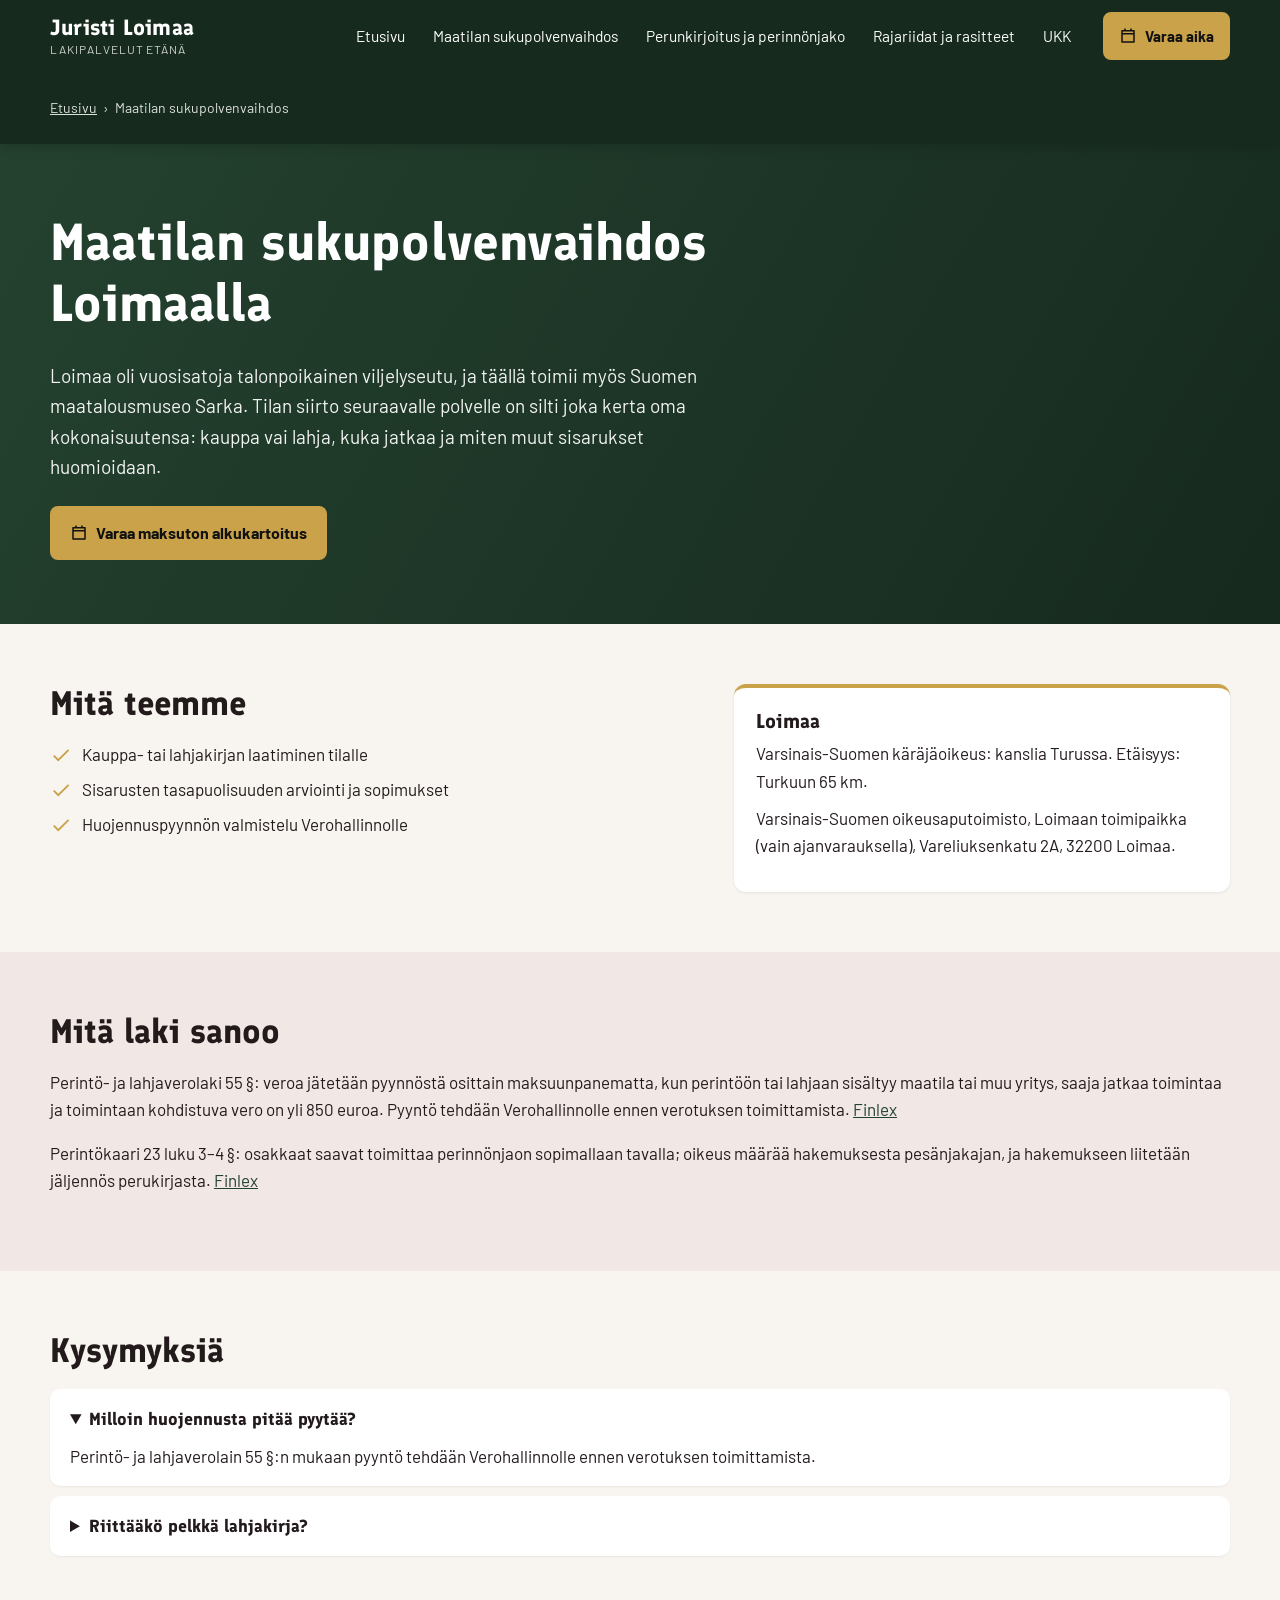
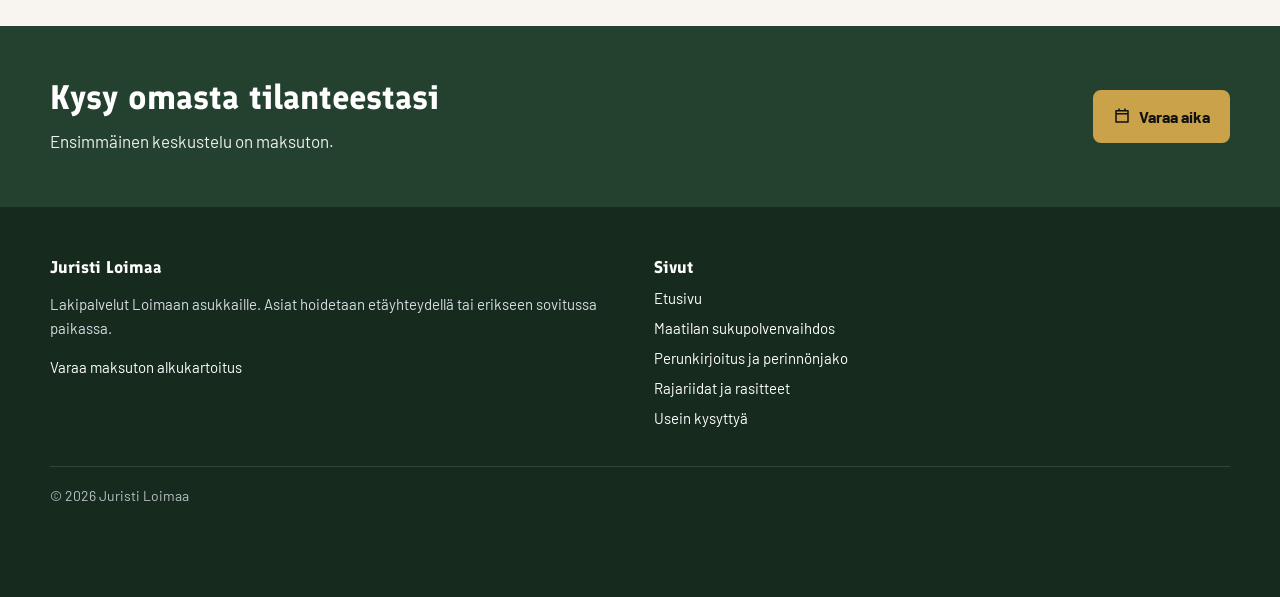
<file: sukupolvenvaihdos/index.html>
<!doctype html>
<html lang="fi">
<head>
<meta charset="utf-8">
<meta name="viewport" content="width=device-width,initial-scale=1">
<title>Maatilan sukupolvenvaihdos Loimaalla | Juristi Loimaa</title>
<meta name="description" content="Loimaa oli vuosisatoja talonpoikainen viljelyseutu, ja täällä toimii myös Suomen maatalousmuseo Sarka. Varaa maksuton alkukartoitus.">
<meta name="robots" content="index,follow">
<link rel="canonical" href="https://arttu475-cpu.github.io/juristi-loimaa/sukupolvenvaihdos/">
<meta property="og:type" content="website">
<meta property="og:locale" content="fi_FI">
<meta property="og:site_name" content="Juristi Loimaa">
<meta property="og:title" content="Maatilan sukupolvenvaihdos Loimaalla | Juristi Loimaa">
<meta property="og:description" content="Loimaa oli vuosisatoja talonpoikainen viljelyseutu, ja täällä toimii myös Suomen maatalousmuseo Sarka. Varaa maksuton alkukartoitus.">
<meta property="og:url" content="https://arttu475-cpu.github.io/juristi-loimaa/sukupolvenvaihdos/">
<meta name="theme-color" content="#162a1e">
<link rel="stylesheet" href="../_f/fontit.css">
<link rel="stylesheet" href="../_f/tyyli.css">
<script type="application/ld+json">{"@context":"https://schema.org","@graph":[{"@type":"WebSite","@id":"https://arttu475-cpu.github.io/juristi-loimaa/#website","url":"https://arttu475-cpu.github.io/juristi-loimaa/","name":"Juristi Loimaa","inLanguage":"fi"},{"@type":"LegalService","@id":"https://arttu475-cpu.github.io/juristi-loimaa/#palvelu","name":"Juristi Loimaa","url":"https://arttu475-cpu.github.io/juristi-loimaa/","description":"Juristi Loimaa: maatilan sukupolvenvaihdos, perunkirjoitus ja rajariidat etänä. Varaa maksuton alkukartoitus verkossa.","areaServed":{"@type":"City","name":"Loimaa","sameAs":"https://fi.wikipedia.org/wiki/Loimaa"},"knowsAbout":["Maatilan sukupolvenvaihdos","Perunkirjoitus ja perinnönjako","Rajariidat ja rasitteet"],"potentialAction":{"@type":"ReserveAction","name":"Varaa maksuton alkukartoitus","target":"https://calendly.com/lakiasiantoimisto-helsinki/lakitoimiston-alkukartoitus"}},{"@type":"WebPage","@id":"https://arttu475-cpu.github.io/juristi-loimaa/sukupolvenvaihdos/#webpage","url":"https://arttu475-cpu.github.io/juristi-loimaa/sukupolvenvaihdos/","name":"Maatilan sukupolvenvaihdos Loimaalla | Juristi Loimaa","description":"Loimaa oli vuosisatoja talonpoikainen viljelyseutu, ja täällä toimii myös Suomen maatalousmuseo Sarka. Varaa maksuton alkukartoitus.","inLanguage":"fi","isPartOf":{"@id":"https://arttu475-cpu.github.io/juristi-loimaa/#website"},"about":{"@id":"https://arttu475-cpu.github.io/juristi-loimaa/#palvelu"},"dateModified":"2026-11-04"},{"@type":"FAQPage","@id":"https://arttu475-cpu.github.io/juristi-loimaa/sukupolvenvaihdos/#ukk","mainEntity":[{"@type":"Question","name":"Milloin huojennusta pitää pyytää?","acceptedAnswer":{"@type":"Answer","text":"Perintö- ja lahjaverolain 55 §:n mukaan pyyntö tehdään Verohallinnolle ennen verotuksen toimittamista."}},{"@type":"Question","name":"Riittääkö pelkkä lahjakirja?","acceptedAnswer":{"@type":"Answer","text":"Tilan siirrossa on yleensä myös kiinteistö-, vero- ja tukiasioita. Käymme ne läpi ennen kuin mitään allekirjoitetaan."}}]},{"@type":"Service","name":"Maatilan sukupolvenvaihdos Loimaalla","serviceType":"Maatilan sukupolvenvaihdos","provider":{"@id":"https://arttu475-cpu.github.io/juristi-loimaa/#palvelu"},"areaServed":{"@type":"City","name":"Loimaa"}},{"@type":"BreadcrumbList","itemListElement":[{"@type":"ListItem","position":1,"name":"Etusivu","item":"https://arttu475-cpu.github.io/juristi-loimaa/"},{"@type":"ListItem","position":2,"name":"Maatilan sukupolvenvaihdos","item":"https://arttu475-cpu.github.io/juristi-loimaa/sukupolvenvaihdos/"}]}]}</script>
</head>
<body>
<header class="hd"><div class="w"><a class="brand" href="../"><b>Juristi Loimaa</b><small>Lakipalvelut etänä</small></a><input type="checkbox" id="mt" class="mt" aria-label="Avaa valikko"><label for="mt" class="mtl">Valikko</label>
<nav class="nav" aria-label="Päävalikko"><a href="../">Etusivu</a><a href="../sukupolvenvaihdos/">Maatilan sukupolvenvaihdos</a><a href="../perunkirjoitus/">Perunkirjoitus ja perinnönjako</a><a href="../rajariidat/">Rajariidat ja rasitteet</a><a href="../ukk/">UKK</a></nav>
<a class="btn hbtn" href="https://calendly.com/lakiasiantoimisto-helsinki/lakitoimiston-alkukartoitus" target="_blank" rel="noopener"><svg viewBox="0 0 24 24" width="18" height="18" aria-hidden="true"><path fill="currentColor" d="M7 2h2v2h6V2h2v2h3a1 1 0 0 1 1 1v15a1 1 0 0 1-1 1H4a1 1 0 0 1-1-1V5a1 1 0 0 1 1-1h3zm12 8H5v9h14zM5 8h14V6H5z"/></svg>Varaa aika</a></div>
<div class="w"><nav class="crumb" aria-label="Murupolku"><ol><li><a href="../">Etusivu</a></li><li aria-current="page">Maatilan sukupolvenvaihdos</li></ol></nav></div></header>
<main>

<section class="hero"><div class="w"><div><h1>Maatilan sukupolvenvaihdos Loimaalla</h1><p class="l">Loimaa oli vuosisatoja talonpoikainen viljelyseutu, ja täällä toimii myös Suomen maatalousmuseo Sarka. Tilan siirto seuraavalle polvelle on silti joka kerta oma kokonaisuutensa: kauppa vai lahja, kuka jatkaa ja miten muut sisarukset huomioidaan.</p><div class="napit"><a class="btn" href="https://calendly.com/lakiasiantoimisto-helsinki/lakitoimiston-alkukartoitus" target="_blank" rel="noopener"><svg viewBox="0 0 24 24" width="18" height="18" aria-hidden="true"><path fill="currentColor" d="M7 2h2v2h6V2h2v2h3a1 1 0 0 1 1 1v15a1 1 0 0 1-1 1H4a1 1 0 0 1-1-1V5a1 1 0 0 1 1-1h3zm12 8H5v9h14zM5 8h14V6H5z"/></svg>Varaa maksuton alkukartoitus</a></div></div></div></section>
<section class="sec"><div class="w two"><div><h2>Mitä teemme</h2><ul class="list"><li><svg viewBox="0 0 24 24" width="22" height="22" aria-hidden="true"><path fill="currentColor" d="M9 16.2 4.8 12l-1.4 1.4L9 19 21 7l-1.4-1.4z"/></svg><span>Kauppa- tai lahjakirjan laatiminen tilalle</span></li><li><svg viewBox="0 0 24 24" width="22" height="22" aria-hidden="true"><path fill="currentColor" d="M9 16.2 4.8 12l-1.4 1.4L9 19 21 7l-1.4-1.4z"/></svg><span>Sisarusten tasapuolisuuden arviointi ja sopimukset</span></li><li><svg viewBox="0 0 24 24" width="22" height="22" aria-hidden="true"><path fill="currentColor" d="M9 16.2 4.8 12l-1.4 1.4L9 19 21 7l-1.4-1.4z"/></svg><span>Huojennuspyynnön valmistelu Verohallinnolle</span></li></ul></div><div class="card"><h3>Loimaa</h3><p>Varsinais-Suomen käräjäoikeus: kanslia Turussa. Etäisyys: Turkuun 65 km.</p><p>Varsinais-Suomen oikeusaputoimisto, Loimaan toimipaikka (vain ajanvarauksella), Vareliuksenkatu 2A, 32200 Loimaa.</p></div></div></section>
<section class="sec alt"><div class="w"><h2>Mitä laki sanoo</h2><p>Perintö- ja lahjaverolaki 55 §: veroa jätetään pyynnöstä osittain maksuunpanematta, kun perintöön tai lahjaan sisältyy maatila tai muu yritys, saaja jatkaa toimintaa ja toimintaan kohdistuva vero on yli 850 euroa. Pyyntö tehdään Verohallinnolle ennen verotuksen toimittamista. <a href="https://www.finlex.fi/fi/lainsaadanto/1940/378" rel="noopener">Finlex</a></p><p>Perintökaari 23 luku 3–4 §: osakkaat saavat toimittaa perinnönjaon sopimallaan tavalla; oikeus määrää hakemuksesta pesänjakajan, ja hakemukseen liitetään jäljennös perukirjasta. <a href="https://www.finlex.fi/fi/lainsaadanto/1965/40" rel="noopener">Finlex</a></p></div></section>
<section class="sec"><div class="w"><div class="ukk"><h2>Kysymyksiä</h2><details open><summary>Milloin huojennusta pitää pyytää?</summary><p>Perintö- ja lahjaverolain 55 §:n mukaan pyyntö tehdään Verohallinnolle ennen verotuksen toimittamista.</p></details>
<details><summary>Riittääkö pelkkä lahjakirja?</summary><p>Tilan siirrossa on yleensä myös kiinteistö-, vero- ja tukiasioita. Käymme ne läpi ennen kuin mitään allekirjoitetaan.</p></details></div></div></section>
<section class="cta"><div class="w"><div><h2>Kysy omasta tilanteestasi</h2><p>Ensimmäinen keskustelu on maksuton.</p></div><div class="napit"><a class="btn" href="https://calendly.com/lakiasiantoimisto-helsinki/lakitoimiston-alkukartoitus" target="_blank" rel="noopener"><svg viewBox="0 0 24 24" width="18" height="18" aria-hidden="true"><path fill="currentColor" d="M7 2h2v2h6V2h2v2h3a1 1 0 0 1 1 1v15a1 1 0 0 1-1 1H4a1 1 0 0 1-1-1V5a1 1 0 0 1 1-1h3zm12 8H5v9h14zM5 8h14V6H5z"/></svg>Varaa aika</a></div></div></section>
</main>
<footer class="ft"><div class="w"><div class="cols">
<div><h3>Juristi Loimaa</h3><p>Lakipalvelut Loimaan asukkaille. Asiat hoidetaan etäyhteydellä tai erikseen sovitussa paikassa.</p><p><a href="https://calendly.com/lakiasiantoimisto-helsinki/lakitoimiston-alkukartoitus" target="_blank" rel="noopener">Varaa maksuton alkukartoitus</a></p></div>
<div><h3>Sivut</h3><ul><li><a href="../">Etusivu</a></li><li><a href="../sukupolvenvaihdos/">Maatilan sukupolvenvaihdos</a></li><li><a href="../perunkirjoitus/">Perunkirjoitus ja perinnönjako</a></li><li><a href="../rajariidat/">Rajariidat ja rasitteet</a></li><li><a href="../ukk/">Usein kysyttyä</a></li></ul></div>
</div><div class="pohja">© 2026 Juristi Loimaa</div></div></footer>
<div class="palkki"><a class="btn o" style="color:#fff" href="https://calendly.com/lakiasiantoimisto-helsinki/lakitoimiston-alkukartoitus" target="_blank" rel="noopener"><svg viewBox="0 0 24 24" width="18" height="18" aria-hidden="true"><path fill="currentColor" d="M7 2h2v2h6V2h2v2h3a1 1 0 0 1 1 1v15a1 1 0 0 1-1 1H4a1 1 0 0 1-1-1V5a1 1 0 0 1 1-1h3zm12 8H5v9h14zM5 8h14V6H5z"/></svg>Varaa maksuton alkukartoitus</a></div>
</body>
</html>
</file>
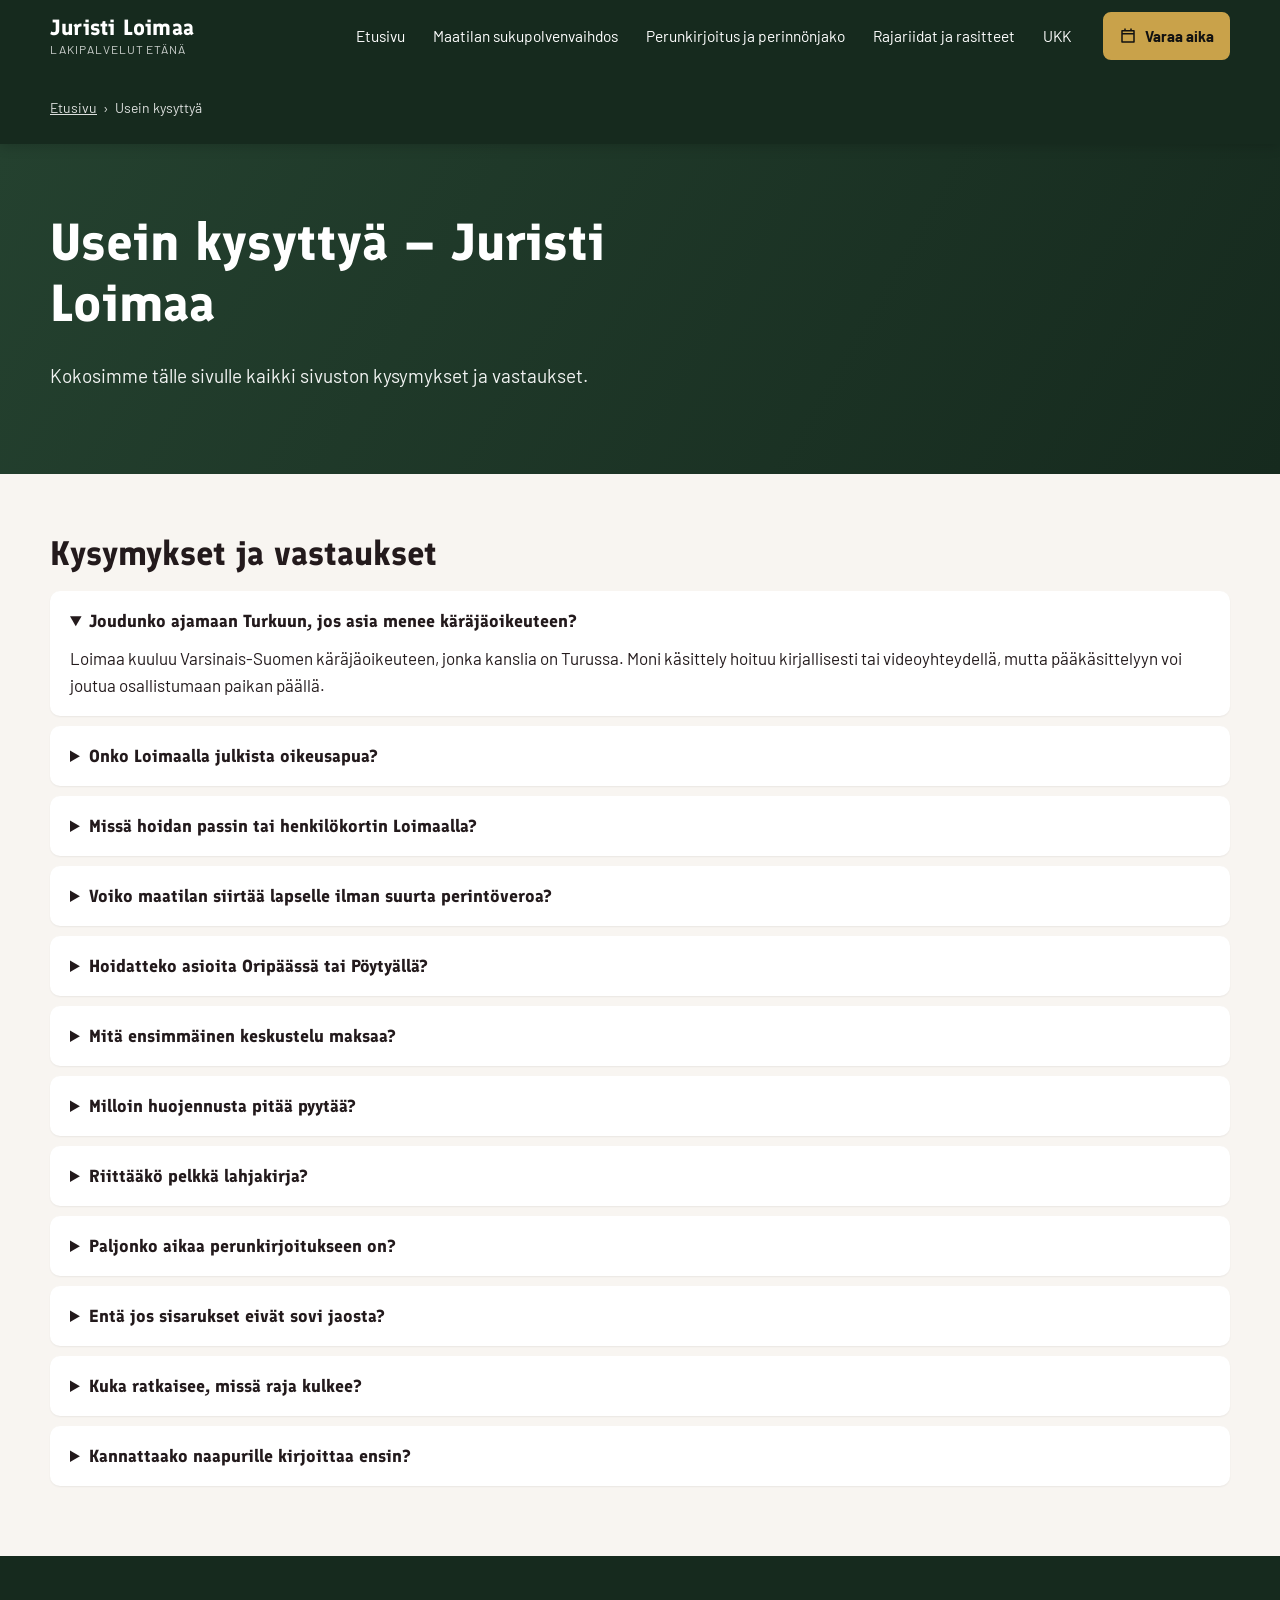
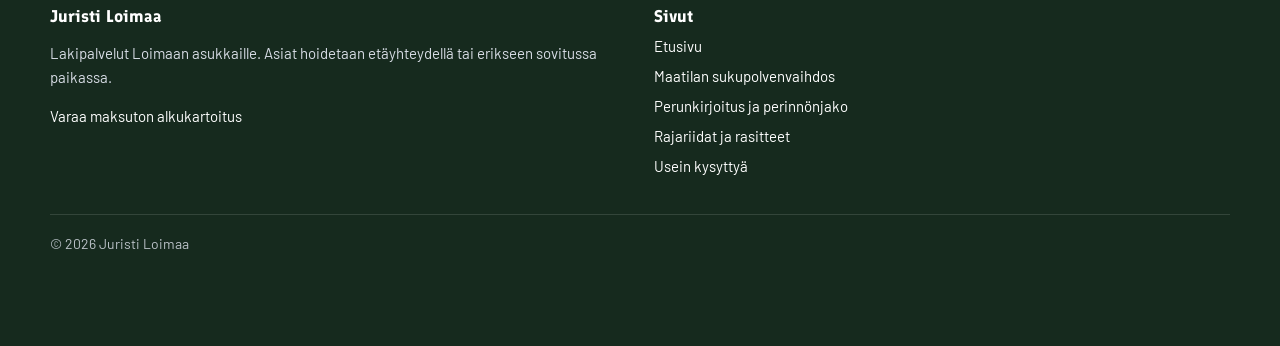
<file: ukk/index.html>
<!doctype html>
<html lang="fi">
<head>
<meta charset="utf-8">
<meta name="viewport" content="width=device-width,initial-scale=1">
<title>Usein kysyttyä | Juristi Loimaa</title>
<meta name="description" content="Vastauksia Loimaan asukkaiden kysymyksiin perinnöstä, riidoista ja viranomaisista.">
<meta name="robots" content="index,follow">
<link rel="canonical" href="https://arttu475-cpu.github.io/juristi-loimaa/ukk/">
<meta property="og:type" content="website">
<meta property="og:locale" content="fi_FI">
<meta property="og:site_name" content="Juristi Loimaa">
<meta property="og:title" content="Usein kysyttyä | Juristi Loimaa">
<meta property="og:description" content="Vastauksia Loimaan asukkaiden kysymyksiin perinnöstä, riidoista ja viranomaisista.">
<meta property="og:url" content="https://arttu475-cpu.github.io/juristi-loimaa/ukk/">
<meta name="theme-color" content="#162a1e">
<link rel="stylesheet" href="../_f/fontit.css">
<link rel="stylesheet" href="../_f/tyyli.css">
<script type="application/ld+json">{"@context":"https://schema.org","@graph":[{"@type":"WebSite","@id":"https://arttu475-cpu.github.io/juristi-loimaa/#website","url":"https://arttu475-cpu.github.io/juristi-loimaa/","name":"Juristi Loimaa","inLanguage":"fi"},{"@type":"LegalService","@id":"https://arttu475-cpu.github.io/juristi-loimaa/#palvelu","name":"Juristi Loimaa","url":"https://arttu475-cpu.github.io/juristi-loimaa/","description":"Juristi Loimaa: maatilan sukupolvenvaihdos, perunkirjoitus ja rajariidat etänä. Varaa maksuton alkukartoitus verkossa.","areaServed":{"@type":"City","name":"Loimaa","sameAs":"https://fi.wikipedia.org/wiki/Loimaa"},"knowsAbout":["Maatilan sukupolvenvaihdos","Perunkirjoitus ja perinnönjako","Rajariidat ja rasitteet"],"potentialAction":{"@type":"ReserveAction","name":"Varaa maksuton alkukartoitus","target":"https://calendly.com/lakiasiantoimisto-helsinki/lakitoimiston-alkukartoitus"}},{"@type":"WebPage","@id":"https://arttu475-cpu.github.io/juristi-loimaa/ukk/#webpage","url":"https://arttu475-cpu.github.io/juristi-loimaa/ukk/","name":"Usein kysyttyä | Juristi Loimaa","description":"Vastauksia Loimaan asukkaiden kysymyksiin perinnöstä, riidoista ja viranomaisista.","inLanguage":"fi","isPartOf":{"@id":"https://arttu475-cpu.github.io/juristi-loimaa/#website"},"about":{"@id":"https://arttu475-cpu.github.io/juristi-loimaa/#palvelu"},"dateModified":"2026-11-04"},{"@type":"FAQPage","@id":"https://arttu475-cpu.github.io/juristi-loimaa/ukk/#ukk","mainEntity":[{"@type":"Question","name":"Joudunko ajamaan Turkuun, jos asia menee käräjäoikeuteen?","acceptedAnswer":{"@type":"Answer","text":"Loimaa kuuluu Varsinais-Suomen käräjäoikeuteen, jonka kanslia on Turussa. Moni käsittely hoituu kirjallisesti tai videoyhteydellä, mutta pääkäsittelyyn voi joutua osallistumaan paikan päällä."}},{"@type":"Question","name":"Onko Loimaalla julkista oikeusapua?","acceptedAnswer":{"@type":"Answer","text":"Varsinais-Suomen oikeusaputoimistolla on Loimaan toimipaikka Vareliuksenkadulla. Se palvelee vain ajanvarauksella."}},{"@type":"Question","name":"Missä hoidan passin tai henkilökortin Loimaalla?","acceptedAnswer":{"@type":"Answer","text":"Loimaan poliisiasemalla on lupapalvelut osoitteessa Vareliuksenkatu 2."}},{"@type":"Question","name":"Voiko maatilan siirtää lapselle ilman suurta perintöveroa?","acceptedAnswer":{"@type":"Answer","text":"Perintö- ja lahjaverolain 55 § mahdollistaa veron osittaisen huojennuksen, kun saaja jatkaa tilan toimintaa. Huojennusta pyydetään Verohallinnolta ennen verotuksen toimittamista."}},{"@type":"Question","name":"Hoidatteko asioita Oripäässä tai Pöytyällä?","acceptedAnswer":{"@type":"Answer","text":"Kyllä. Koska työ tehdään etänä, asuinkunnalla ei ole merkitystä."}},{"@type":"Question","name":"Mitä ensimmäinen keskustelu maksaa?","acceptedAnswer":{"@type":"Answer","text":"Alkukartoitus on maksuton. Jos jatkamme, saat hinta-arvion ennen työn alkua."}},{"@type":"Question","name":"Milloin huojennusta pitää pyytää?","acceptedAnswer":{"@type":"Answer","text":"Perintö- ja lahjaverolain 55 §:n mukaan pyyntö tehdään Verohallinnolle ennen verotuksen toimittamista."}},{"@type":"Question","name":"Riittääkö pelkkä lahjakirja?","acceptedAnswer":{"@type":"Answer","text":"Tilan siirrossa on yleensä myös kiinteistö-, vero- ja tukiasioita. Käymme ne läpi ennen kuin mitään allekirjoitetaan."}},{"@type":"Question","name":"Paljonko aikaa perunkirjoitukseen on?","acceptedAnswer":{"@type":"Answer","text":"Perintökaaren 20 luvun 1 §:n mukaan kolme kuukautta kuolemasta. Aikaa voi hakea lisää."}},{"@type":"Question","name":"Entä jos sisarukset eivät sovi jaosta?","acceptedAnswer":{"@type":"Answer","text":"Käräjäoikeus voi hakemuksesta määrätä pesänjakajan (PK 23:4)."}},{"@type":"Question","name":"Kuka ratkaisee, missä raja kulkee?","acceptedAnswer":{"@type":"Answer","text":"Rajan paikan epäselvyys selvitetään kiinteistönmäärityksellä eli rajankäynnillä (kiinteistönmuodostamislaki 101 §)."}},{"@type":"Question","name":"Kannattaako naapurille kirjoittaa ensin?","acceptedAnswer":{"@type":"Answer","text":"Usein kannattaa. Asiallinen kirje, jossa on kartta ja perustelut, ratkaisee moni erimielisyyden ilman toimitusta."}}]},{"@type":"BreadcrumbList","itemListElement":[{"@type":"ListItem","position":1,"name":"Etusivu","item":"https://arttu475-cpu.github.io/juristi-loimaa/"},{"@type":"ListItem","position":2,"name":"Usein kysyttyä","item":"https://arttu475-cpu.github.io/juristi-loimaa/ukk/"}]}]}</script>
</head>
<body>
<header class="hd"><div class="w"><a class="brand" href="../"><b>Juristi Loimaa</b><small>Lakipalvelut etänä</small></a><input type="checkbox" id="mt" class="mt" aria-label="Avaa valikko"><label for="mt" class="mtl">Valikko</label>
<nav class="nav" aria-label="Päävalikko"><a href="../">Etusivu</a><a href="../sukupolvenvaihdos/">Maatilan sukupolvenvaihdos</a><a href="../perunkirjoitus/">Perunkirjoitus ja perinnönjako</a><a href="../rajariidat/">Rajariidat ja rasitteet</a><a href="../ukk/">UKK</a></nav>
<a class="btn hbtn" href="https://calendly.com/lakiasiantoimisto-helsinki/lakitoimiston-alkukartoitus" target="_blank" rel="noopener"><svg viewBox="0 0 24 24" width="18" height="18" aria-hidden="true"><path fill="currentColor" d="M7 2h2v2h6V2h2v2h3a1 1 0 0 1 1 1v15a1 1 0 0 1-1 1H4a1 1 0 0 1-1-1V5a1 1 0 0 1 1-1h3zm12 8H5v9h14zM5 8h14V6H5z"/></svg>Varaa aika</a></div>
<div class="w"><nav class="crumb" aria-label="Murupolku"><ol><li><a href="../">Etusivu</a></li><li aria-current="page">Usein kysyttyä</li></ol></nav></div></header>
<main>

<section class="hero"><div class="w"><div><h1>Usein kysyttyä – Juristi Loimaa</h1><p class="l">Kokosimme tälle sivulle kaikki sivuston kysymykset ja vastaukset.</p></div></div></section>
<section class="sec"><div class="w"><div class="ukk"><h2>Kysymykset ja vastaukset</h2><details open><summary>Joudunko ajamaan Turkuun, jos asia menee käräjäoikeuteen?</summary><p>Loimaa kuuluu Varsinais-Suomen käräjäoikeuteen, jonka kanslia on Turussa. Moni käsittely hoituu kirjallisesti tai videoyhteydellä, mutta pääkäsittelyyn voi joutua osallistumaan paikan päällä.</p></details>
<details><summary>Onko Loimaalla julkista oikeusapua?</summary><p>Varsinais-Suomen oikeusaputoimistolla on Loimaan toimipaikka Vareliuksenkadulla. Se palvelee vain ajanvarauksella.</p></details>
<details><summary>Missä hoidan passin tai henkilökortin Loimaalla?</summary><p>Loimaan poliisiasemalla on lupapalvelut osoitteessa Vareliuksenkatu 2.</p></details>
<details><summary>Voiko maatilan siirtää lapselle ilman suurta perintöveroa?</summary><p>Perintö- ja lahjaverolain 55 § mahdollistaa veron osittaisen huojennuksen, kun saaja jatkaa tilan toimintaa. Huojennusta pyydetään Verohallinnolta ennen verotuksen toimittamista.</p></details>
<details><summary>Hoidatteko asioita Oripäässä tai Pöytyällä?</summary><p>Kyllä. Koska työ tehdään etänä, asuinkunnalla ei ole merkitystä.</p></details>
<details><summary>Mitä ensimmäinen keskustelu maksaa?</summary><p>Alkukartoitus on maksuton. Jos jatkamme, saat hinta-arvion ennen työn alkua.</p></details>
<details><summary>Milloin huojennusta pitää pyytää?</summary><p>Perintö- ja lahjaverolain 55 §:n mukaan pyyntö tehdään Verohallinnolle ennen verotuksen toimittamista.</p></details>
<details><summary>Riittääkö pelkkä lahjakirja?</summary><p>Tilan siirrossa on yleensä myös kiinteistö-, vero- ja tukiasioita. Käymme ne läpi ennen kuin mitään allekirjoitetaan.</p></details>
<details><summary>Paljonko aikaa perunkirjoitukseen on?</summary><p>Perintökaaren 20 luvun 1 §:n mukaan kolme kuukautta kuolemasta. Aikaa voi hakea lisää.</p></details>
<details><summary>Entä jos sisarukset eivät sovi jaosta?</summary><p>Käräjäoikeus voi hakemuksesta määrätä pesänjakajan (PK 23:4).</p></details>
<details><summary>Kuka ratkaisee, missä raja kulkee?</summary><p>Rajan paikan epäselvyys selvitetään kiinteistönmäärityksellä eli rajankäynnillä (kiinteistönmuodostamislaki 101 §).</p></details>
<details><summary>Kannattaako naapurille kirjoittaa ensin?</summary><p>Usein kannattaa. Asiallinen kirje, jossa on kartta ja perustelut, ratkaisee moni erimielisyyden ilman toimitusta.</p></details></div></div></section>
</main>
<footer class="ft"><div class="w"><div class="cols">
<div><h3>Juristi Loimaa</h3><p>Lakipalvelut Loimaan asukkaille. Asiat hoidetaan etäyhteydellä tai erikseen sovitussa paikassa.</p><p><a href="https://calendly.com/lakiasiantoimisto-helsinki/lakitoimiston-alkukartoitus" target="_blank" rel="noopener">Varaa maksuton alkukartoitus</a></p></div>
<div><h3>Sivut</h3><ul><li><a href="../">Etusivu</a></li><li><a href="../sukupolvenvaihdos/">Maatilan sukupolvenvaihdos</a></li><li><a href="../perunkirjoitus/">Perunkirjoitus ja perinnönjako</a></li><li><a href="../rajariidat/">Rajariidat ja rasitteet</a></li><li><a href="../ukk/">Usein kysyttyä</a></li></ul></div>
</div><div class="pohja">© 2026 Juristi Loimaa</div></div></footer>
<div class="palkki"><a class="btn o" style="color:#fff" href="https://calendly.com/lakiasiantoimisto-helsinki/lakitoimiston-alkukartoitus" target="_blank" rel="noopener"><svg viewBox="0 0 24 24" width="18" height="18" aria-hidden="true"><path fill="currentColor" d="M7 2h2v2h6V2h2v2h3a1 1 0 0 1 1 1v15a1 1 0 0 1-1 1H4a1 1 0 0 1-1-1V5a1 1 0 0 1 1-1h3zm12 8H5v9h14zM5 8h14V6H5z"/></svg>Varaa maksuton alkukartoitus</a></div>
</body>
</html>
</file>
<file: _f/fontit.css>
@font-face {
  font-family: 'Barlow';
  font-style: normal;
  font-weight: 300;
  font-display: swap;
  src: url('Barlow-300-normal.woff2') format('woff2');
  unicode-range: U+0000-00FF, U+0131, U+0152-0153, U+02BB-02BC, U+02C6, U+02DA, U+02DC, U+0304, U+0308, U+0329, U+2000-206F, U+20AC, U+2122, U+2191, U+2193, U+2212, U+2215, U+FEFF, U+FFFD;
}
@font-face {
  font-family: 'Barlow';
  font-style: normal;
  font-weight: 400;
  font-display: swap;
  src: url('Barlow-400-normal.woff2') format('woff2');
  unicode-range: U+0000-00FF, U+0131, U+0152-0153, U+02BB-02BC, U+02C6, U+02DA, U+02DC, U+0304, U+0308, U+0329, U+2000-206F, U+20AC, U+2122, U+2191, U+2193, U+2212, U+2215, U+FEFF, U+FFFD;
}
@font-face {
  font-family: 'Barlow';
  font-style: normal;
  font-weight: 500;
  font-display: swap;
  src: url('Barlow-500-normal.woff2') format('woff2');
  unicode-range: U+0000-00FF, U+0131, U+0152-0153, U+02BB-02BC, U+02C6, U+02DA, U+02DC, U+0304, U+0308, U+0329, U+2000-206F, U+20AC, U+2122, U+2191, U+2193, U+2212, U+2215, U+FEFF, U+FFFD;
}
@font-face {
  font-family: 'Barlow';
  font-style: normal;
  font-weight: 700;
  font-display: swap;
  src: url('Barlow-700-normal.woff2') format('woff2');
  unicode-range: U+0000-00FF, U+0131, U+0152-0153, U+02BB-02BC, U+02C6, U+02DA, U+02DC, U+0304, U+0308, U+0329, U+2000-206F, U+20AC, U+2122, U+2191, U+2193, U+2212, U+2215, U+FEFF, U+FFFD;
}
@font-face {
  font-family: 'Finlandica';
  font-style: italic;
  font-weight: 700;
  font-display: swap;
  src: url('Finlandica-700-italic.woff2') format('woff2');
  unicode-range: U+0000-00FF, U+0131, U+0152-0153, U+02BB-02BC, U+02C6, U+02DA, U+02DC, U+0304, U+0308, U+0329, U+2000-206F, U+20AC, U+2122, U+2191, U+2193, U+2212, U+2215, U+FEFF, U+FFFD;
}
@font-face {
  font-family: 'Finlandica';
  font-style: normal;
  font-weight: 400;
  font-display: swap;
  src: url('Finlandica-400-normal.woff2') format('woff2');
  unicode-range: U+0000-00FF, U+0131, U+0152-0153, U+02BB-02BC, U+02C6, U+02DA, U+02DC, U+0304, U+0308, U+0329, U+2000-206F, U+20AC, U+2122, U+2191, U+2193, U+2212, U+2215, U+FEFF, U+FFFD;
}
@font-face {
  font-family: 'Finlandica';
  font-style: normal;
  font-weight: 500;
  font-display: swap;
  src: url('Finlandica-500-normal.woff2') format('woff2');
  unicode-range: U+0000-00FF, U+0131, U+0152-0153, U+02BB-02BC, U+02C6, U+02DA, U+02DC, U+0304, U+0308, U+0329, U+2000-206F, U+20AC, U+2122, U+2191, U+2193, U+2212, U+2215, U+FEFF, U+FFFD;
}
@font-face {
  font-family: 'Finlandica';
  font-style: normal;
  font-weight: 700;
  font-display: swap;
  src: url('Finlandica-700-normal.woff2') format('woff2');
  unicode-range: U+0000-00FF, U+0131, U+0152-0153, U+02BB-02BC, U+02C6, U+02DA, U+02DC, U+0304, U+0308, U+0329, U+2000-206F, U+20AC, U+2122, U+2191, U+2193, U+2212, U+2215, U+FEFF, U+FFFD;
}
</file>
<file: _f/tyyli.css>
:root{--p:#24412f;--p2:#162a1e;--a:#c9a24a;--bg:#f8f5f1;--ink:#231a1c;--soft:#f1e7e4;--fh:'Finlandica', system-ui, sans-serif;--fb:'Barlow', system-ui, sans-serif}
*{box-sizing:border-box}html{scroll-padding-top:90px}body{margin:0;background:var(--bg);color:var(--ink);font-family:var(--fb);font-size:17px;line-height:1.6;-webkit-text-size-adjust:100%}
a{color:var(--p)}img,svg{max-width:100%}h1,h2,h3{font-family:var(--fh);line-height:1.18;margin:0 0 .5em;overflow-wrap:break-word;hyphens:auto}
h1{font-size:clamp(30px,4.4vw,52px)}h2{font-size:clamp(24px,2.8vw,34px)}h3{font-size:20px}
.w{width:min(1180px,calc(100% - 40px));margin:0 auto}
.hd{position:sticky;top:0;z-index:50;background:var(--p2);color:#fff;box-shadow:0 2px 12px rgba(0,0,0,.18)}
.hd .w{display:flex;align-items:center;gap:20px;min-height:72px}
.brand{color:#fff;text-decoration:none;display:flex;flex-direction:column;line-height:1.1;min-width:0}
.brand b{font-family:var(--fh);font-size:22px;letter-spacing:.01em}.brand small{font-size:12px;letter-spacing:.08em;text-transform:uppercase;opacity:.78;margin-top:3px}
.nav{margin-left:auto;display:flex;align-items:center;gap:4px}
.nav>a,.dd>span{color:#fff;text-decoration:none;padding:10px 12px;border-radius:6px;font-size:15.5px;cursor:pointer;display:block}
.nav>a:hover,.dd:hover>span{background:rgba(255,255,255,.1)}
.dd{position:relative}.dd .m{display:none;position:absolute;top:100%;left:0;background:#fff;min-width:250px;border-radius:8px;box-shadow:0 12px 30px rgba(0,0,0,.2);padding:8px}
.dd:hover .m,.dd:focus-within .m{display:block}.dd .m a{display:block;color:var(--ink);text-decoration:none;padding:8px 12px;border-radius:6px;font-size:15px}.dd .m a:hover{background:var(--soft)}
.btn{display:inline-flex;align-items:center;gap:8px;background:var(--a);color:#111;font-weight:700;text-decoration:none;padding:12px 18px;border-radius:8px;border:2px solid var(--a);font-size:16px;white-space:nowrap}
.btn.o{background:transparent;color:inherit;border-color:currentColor}.btn:hover{filter:brightness(1.06)}
.hd .btn{padding:10px 14px;font-size:15px}
.mt{display:none}.mtl{display:none}
.hero{background:linear-gradient(120deg,var(--p) 0%,var(--p2) 100%);color:#fff;padding:68px 0 64px}
.hero .w{display:grid;grid-template-columns:1.35fr .9fr;gap:40px;align-items:center}
.hero p.l{font-size:19px;max-width:680px;opacity:.94}.hero .napit{display:flex;gap:12px;flex-wrap:wrap;margin-top:24px}
.hero .kortti{background:rgba(255,255,255,.08);border:1px solid rgba(255,255,255,.18);border-radius:14px;padding:24px}
.hero .kortti li{margin:6px 0}.hero .kortti ul{padding-left:20px;margin:8px 0 0}

.crumb{font-size:14px;padding:14px 0;color:#fff;opacity:.85}.crumb a{color:#fff}
.sec{padding:60px 0}.sec.alt{background:var(--soft)}.sec .lead{max-width:780px;font-size:18px}
.grid{display:grid;grid-template-columns:repeat(auto-fill,minmax(300px,1fr));gap:20px;margin-top:24px}
.card{background:#fff;border-radius:12px;padding:22px;box-shadow:0 1px 3px rgba(0,0,0,.08);border-top:4px solid var(--a)}
.card h3{margin-bottom:.35em}.card p{margin:0 0 .6em}.card a.more{font-weight:700;text-decoration:none}
.steps{counter-reset:s;display:grid;grid-template-columns:repeat(auto-fit,minmax(220px,1fr));gap:20px;margin-top:20px}
.steps div{background:#fff;border-radius:12px;padding:20px 20px 20px 64px;position:relative}
.steps div:before{counter-increment:s;content:counter(s);position:absolute;left:18px;top:18px;width:32px;height:32px;border-radius:50%;background:var(--p);color:#fff;display:grid;place-items:center;font-weight:700}
.two{display:grid;grid-template-columns:1.3fr 1fr;gap:40px;align-items:start}
.list{padding-left:0;list-style:none}.list li{display:flex;gap:10px;margin:8px 0}.list li svg{color:var(--a);flex:none;margin-top:3px}
.esim{background:#fff;border-left:5px solid var(--a);padding:18px 22px;border-radius:8px;margin:16px 0}
.ukk details{background:#fff;border-radius:10px;padding:16px 20px;margin:10px 0;box-shadow:0 1px 2px rgba(0,0,0,.06)}
.ukk summary{cursor:pointer;font-weight:700;font-size:17.5px;font-family:var(--fh)}.ukk details p{margin:10px 0 0}
.cta{background:var(--p);color:#fff;padding:52px 0}.cta .w{display:flex;justify-content:space-between;align-items:center;gap:24px;flex-wrap:wrap}.cta h2{margin:0 0 .3em}.cta p{margin:0;max-width:640px;opacity:.92}.cta .napit{display:flex;gap:12px;flex-wrap:wrap}
.tags{display:flex;flex-wrap:wrap;gap:10px;margin-top:16px}.tags a{background:#fff;border:1px solid rgba(0,0,0,.1);padding:8px 14px;border-radius:30px;text-decoration:none;font-size:15px}
.ft{background:var(--p2);color:#d8dde6;padding:50px 0 90px;font-size:15px}.ft a{color:#fff;text-decoration:none}.ft a:hover{text-decoration:underline}
.ft .cols{display:grid;grid-template-columns:repeat(auto-fit,minmax(200px,1fr));gap:28px}.ft h3{color:#fff;font-size:17px}.ft ul{list-style:none;padding:0;margin:0}.ft li{margin:6px 0}
.ft .pohja{border-top:1px solid rgba(255,255,255,.15);margin-top:30px;padding-top:18px;font-size:14px;opacity:.85}
.palkki{display:none}
@media(max-width:1060px){.nav{display:none;position:absolute;top:100%;left:0;right:0;background:var(--p2);flex-direction:column;align-items:stretch;padding:10px 20px 20px;gap:0;max-height:calc(100vh - 72px);overflow:auto}
.mt:checked~.nav{display:flex}.mtl{display:block;margin-left:auto;color:#fff;font-size:15px;border:1px solid rgba(255,255,255,.4);border-radius:6px;padding:8px 12px;cursor:pointer}
.dd .m{display:block;position:static;box-shadow:none;background:transparent;padding:0 0 0 12px;min-width:0}.dd .m a{color:#d8dde6}.dd .m a:hover{background:rgba(255,255,255,.08)}
.hd .hbtn{display:none}.hero .w,.two{grid-template-columns:1fr}
.palkki{display:flex;position:fixed;left:0;right:0;bottom:0;z-index:60;gap:8px;padding:10px;background:var(--p2);box-shadow:0 -2px 10px rgba(0,0,0,.2)}.palkki a{flex:1;justify-content:center}}
@media(max-width:600px){body{font-size:16px}.brand b{font-size:18px}.brand small{font-size:10.5px}.sec{padding:44px 0}.hero{padding:44px 0}.hero p.l{font-size:17px}.btn{white-space:normal}.w{width:calc(100% - 32px)}}

.fakta{display:grid;grid-template-columns:repeat(auto-fill,minmax(320px,1fr));gap:16px;margin-top:22px}.fakta div{background:#fff;border-radius:10px;padding:16px 18px;box-shadow:0 1px 3px rgba(0,0,0,.08)}.fakta b{display:block;font-family:var(--fh);margin-bottom:4px}.lahteet{font-size:14px;opacity:.85}.lahteet a{word-break:break-all}.crumb ol{list-style:none;margin:0;padding:0;display:flex;flex-wrap:wrap;gap:6px}.crumb li+li:before{content:"›";margin-right:6px}
</file>
